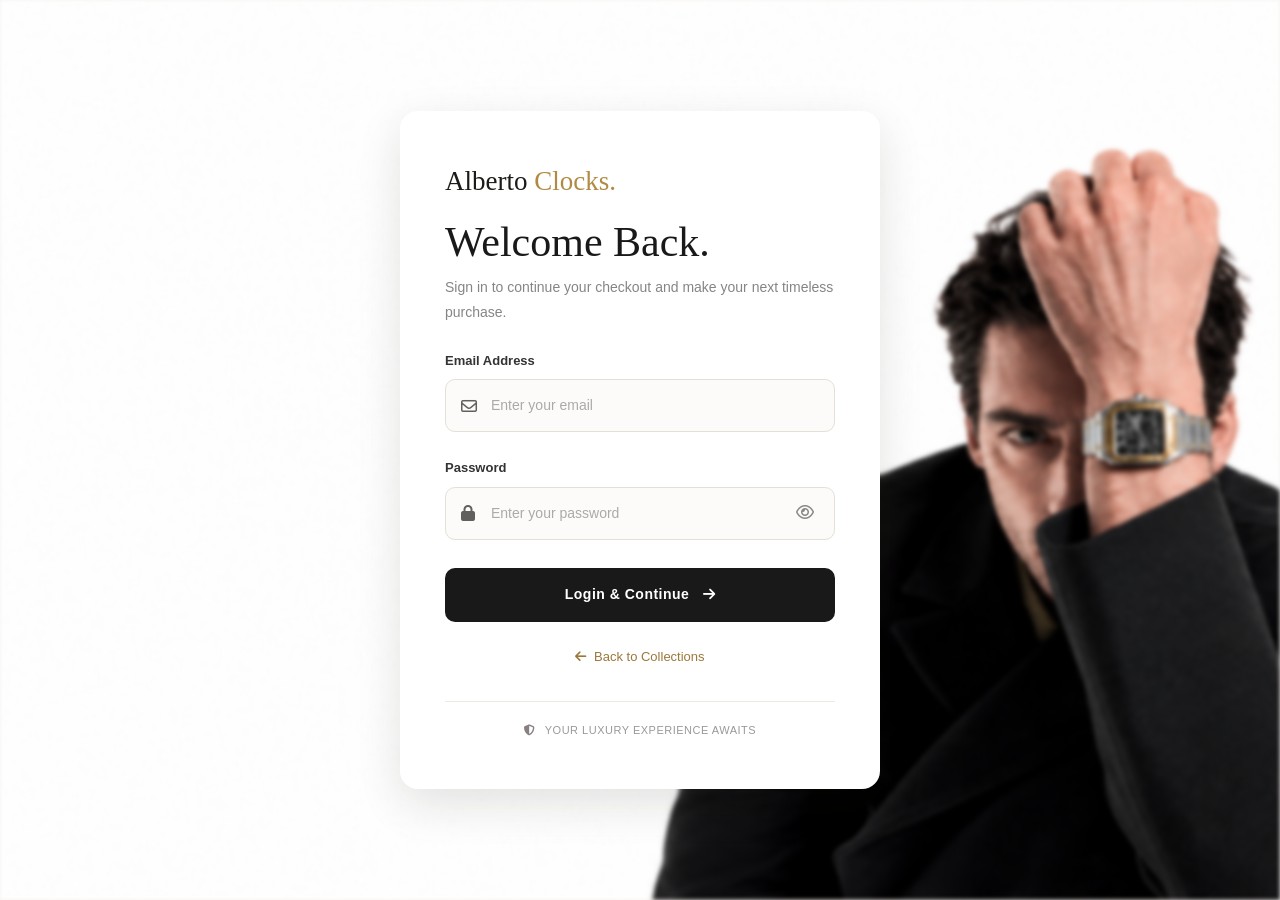
<file: login.html>
﻿
<!DOCTYPE html>
<html lang="en">
<head>
<meta charset="UTF-8">
<meta name="viewport" content="width=device-width, initial-scale=1.0">
<title>Login | Alberto Clocks</title>

<link rel="icon" type="image/x-icon" href="material/logo.png">

<link href="https://cdn.jsdelivr.net/npm/bootstrap@5.3.3/dist/css/bootstrap.min.css" rel="stylesheet">
<link rel="stylesheet" href="https://cdnjs.cloudflare.com/ajax/libs/font-awesome/6.7.2/css/all.min.css">

<link rel="stylesheet" href="style.css">
</head>

<body class="login-page">

<div class="login-card">
 

    <section class="form-panel">

        <div class="logo-text">
            Alberto <span>Clocks.</span>
        </div>

        <h2>Welcome Back.</h2>

        <p class="description">
            Sign in to continue your checkout and make your next
            timeless purchase.
        </p>

        <form id="loginForm">

            <label for="email" class="form-label">Email Address</label>
            <div class="input-box">
                <i class="fa-regular fa-envelope"></i>
                <input type="email" id="email" class="form-control"
                       placeholder="Enter your email" required
                       autocomplete="email">
            </div>

            <label for="password" class="form-label">Password</label>
            <div class="input-box">
                <i class="fa-solid fa-lock"></i>
                <input type="password" id="password" class="form-control"
                       placeholder="Enter your password" required
                       autocomplete="current-password">

                <button type="button" class="password-toggle"
                        id="togglePassword" aria-label="Show password">
                    <i class="fa-regular fa-eye"></i>
                </button>
            </div>

            <button type="submit" class="login-btn">
                Login & Continue
                <i class="fa-solid fa-arrow-right"></i>
            </button>

        </form>

        <a href="collections.html" class="back-link">
            <i class="fa-solid fa-arrow-left me-1"></i>
            Back to Collections
        </a>

        <div class="secure-note">
            <i class="fa-solid fa-shield-halved"></i>
            YOUR LUXURY EXPERIENCE AWAITS
        </div>

    </section>
</div>

<script>
const password = document.getElementById("password");
const toggle = document.getElementById("togglePassword");

toggle.addEventListener("click", function () {
    const show = password.type === "password";

    password.type = show ? "text" : "password";
    toggle.innerHTML = show
        ? '<i class="fa-regular fa-eye-slash"></i>'
        : '<i class="fa-regular fa-eye"></i>';
});

document.getElementById("loginForm").addEventListener("submit", function(e) {
    e.preventDefault();

    // Demo only: credentials are not verified.
    sessionStorage.setItem("albertoLoggedIn", "true");
    window.location.href = "collections.html";
});
</script>

</body>
</html>
</file>
<file: style.css>
/* Shared palette */
:root {
    --brand-gold: #b18a45;
    --brand-gold-light: #d8b66a;
    --brand-gold-dark: #8d672b;
    --brand-wine: #27060b;
    --brand-wine-dark: #21080d;
    --brand-cream: #f8f4eb;
    --brand-ink: #222222;
    --brand-muted: #666666;
    --brand-surface: #fffdf8;
    --brand-border: rgba(111, 83, 47, .16);
    --brand-shadow: 0 14px 36px rgba(44, 30, 18, .08);
    --brand-shadow-raised: 0 20px 40px rgba(44, 30, 18, .13);
}

body.home-page .brand-logo,
body.collections-page .brand-logo {
    object-fit: contain;
    margin-right: 10px;
}

body.collections-page .cart-items-list {
    max-height: 250px;
    overflow-y: auto;
}

body.collections-page .thankyou-content {
    padding: 5px 10px;
}

body.collections-page .thankyou-title {
    font-family: Georgia, serif;
    color: var(--brand-ink);
    font-size: 22px;
    margin-bottom: 12px;
}

body.collections-page .thankyou-message {
    color: var(--brand-muted);
    font-size: 14px;
    line-height: 1.8;
    margin: 0;
}

body.home-page .map-frame {
    border: 0;
}

/* index.html */
body.home-page .navbar {
            margin: 5px;
            padding: 10px 20px;
            border-radius: 50px;
            box-shadow: 0 4px 15px rgba(0, 0, 0, 0.3);
        }

        body.home-page .hero {
           
            height: 100vh;
            background-size: cover;
        }

        body.home-page .navbar-brand {
            color: white;
            margin-right: 1rem !important;
        }

        body.home-page .navbar .nav-link {
            color: rgb(158, 151, 149) !important;
        }

        body.home-page .nav-link:hover {
            color: rgb(44, 47, 234) !important;
        }

        body.home-page {
            font-family: Cambria, Cochin, Georgia, Times, 'Times New Roman', serif;

        }

        body.home-page .fa-brand:hover {
            color: white !important;
        }

        body.home-page {
            /* --wine: #27060b; */
            /* --wine2: #650f1d; */
            /* --ruby: #9e2438; */
            --gold: #dfc792;
            --cream: #f9f9f9;
        }



        body.home-page .hero-content {
            position: absolute;

            top: 50%;
            left: 8%;
            transform: translateY(-45%);
            width: 650px;
            max-width: 80%;
            z-index: 5;
            color: #fff;
        }

        body.home-page .hero-content h1 {
            margin: 0 0 24px;
            font-size: clamp(58px, 7vw, 96px);
            line-height: 0.9;
            font-weight: 800;
            letter-spacing: -4px;
            color: #fff;
            text-shadow: 0 5px 30px rgba(0, 0, 0, 0.35);
        }

        body.home-page .hero-content h1 span {
            color: transparent;
            -webkit-text-stroke: 2px rgba(255, 255, 255, 0.95);
            text-shadow: none;
        }

        body.home-page .hero-content p {
            width: 540px;
            max-width: 100%;
            margin: 0 0 32px;
            color: rgba(141, 135, 135, 0.78);
            font-size: 16px;
            line-height: 1.7;
            text-shadow: 0 2px 12px rgba(0, 0, 0, 0.4);
            font-family: sans-serif;
        }

        body.home-page {
            background-color: #f8f4eb;
            /* fallback color */
            color: #24201d;
            position: relative;
            margin: 0;
            min-height: 100vh;
        }

        /* Creates a separate layer for the background so we can blur only the image */
        body.home-page::before {
            content: "";
            position: fixed;
            top: 0;
            left: 0;
            width: 100%;
            height: 100%;
            background: url('material/site-background.png') no-repeat center center;
            background-size: cover;
            filter: blur(2px);
            /* Fixed: added 'px' unit */
            z-index: -1;
            /* Pushes the background behind all your content */
        }

 body.home-page .navbar-brand span{
    color: #ffbd59 ;
 }

        body.home-page .navbar-brand {
            /* color: var(--gold)  */
            font-weight: 700;
            letter-spacing: .5px;
        }

        body.home-page .navbar-brand:hover {
            color: #fff0c4 !important;
        }

        body.home-page .navbar .nav-link {
            color: #ffbd59 !important;
            margin: 0 5px;
            padding: 9px 13px !important;
            border-radius: 22px;
            transition: .25s ease;
        }

        body.home-page .navbar .nav-link:hover,body.home-page .navbar .nav-link.active {
            color: var(--gold) !important;
            background: rgba(255, 255, 255, .09);
        }



        body.home-page .navbar-toggler-icon {
            filter: invert(1);
        }

        body.home-page .dropdown-menu {
            /* background: #2b080d; */
            border: 1px solid rgba(216, 182, 106, .35);
        }

        body.home-page .dropdown-item {
            color: #f7f5f3;
        }

        body.home-page .dropdown-item:hover {
            background: var(--wine2);
            color: var(--gold);
        }

        body.home-page .navbar form .form-control {
            border-radius: 24px;
            border: 1px solid rgba(216, 182, 106, .5);
        }

        body.home-page .navbar form .btn {
            border-radius: 24px;
            border-color: var(--gold);
            color: var(--gold);
        }

        body.home-page .navbar .form-control {
            min-width: 140px;
            color: #fff;
            background: rgba(255, 255, 255, .07);
            border: 1px solid rgba(216, 182, 106, .5);
            border-radius: 24px;
        }

        body.home-page .navbar .form-control::placeholder {
            color: #d7c6c2;
        }

        body.home-page .navbar .form-control:focus {
            border-color: var(--gold);
            box-shadow: 0 0 0 3px rgba(216, 182, 106, .15);
        }

        body.home-page .navbar form .btn:hover {
            background: var(--gold);
            color: var(--wine);
        }

        body.home-page .hero-img {
            width: 100%;
            height: 600px;
            object-fit: cover;
        }

        body.home-page .carousel-item {
            transition: opacity 1.2s ease-in-out;
        }

        body.home-page .premium {
            width: 100%;
            height: 600px;
            object-fit: cover;
        }

        body.home-page .trending-section {
            /* background: #f5f5f5; */
            padding: 30px 0;
            text-align: center;
        }

        body.home-page .section-subheading {
            color: #d49a59;
            font-size: 14px;
            letter-spacing: 1px;
            margin-bottom: 5px;
        }

        body.home-page .section-heading {
            font-size: 28px;
            margin-bottom: 15px;
            color: #222;
        }

        /* Swiper Container */
        body.home-page .trending-slider {
            width: 100%;
            padding: 20px 0 40px;
        }

        body.home-page .trending-slider .swiper-slide {
            width: 270px;
            height: 330px;
            border-radius: 16px;
            overflow: hidden;
            position: relative;
            background: #ddd;
            box-shadow: 0 8px 20px rgba(0, 0, 0, 0.12);
        }

        body.home-page .trending-slider .swiper-slide img {
            width: 100%;
            height: 100%;
            object-fit: cover;
        }

        /* Slide Overlay Content */
        body.home-page .slide-price {
            position: absolute;
            top: 12px;
            right: 12px;
            padding: 4px 10px;
            border-radius: 12px;
            background: rgba(0, 0, 0, 0.6);
            color: #fff;
            font-size: 13px;
            font-weight: bold;
        }

        body.home-page .slide-info {
            position: absolute;
            bottom: 0;
            left: 0;
            width: 100%;
            padding: 30px 15px 15px;
            color: #fff;
            text-align: left;
            background: linear-gradient(transparent, rgba(0, 0, 0, 0.85));
        }

        body.home-page .slide-info h3 {
            font-size: 18px;
            margin: 0 0 4px;
        }

        body.home-page .slide-info p {
            font-size: 13px;
            color: #ffbd59;
            margin: 0;
        }

        /* Custom Controls Wrapper */
        body.home-page .trending-slider-control {
            display: flex;
            justify-content: center;
            align-items: center;
            gap: 15px;
            margin-top: 10px;
        }

        body.home-page .slider-arrow {
            border: none;
            background: #fff;
            color: #222;
            width: 36px;
            height: 36px;
            border-radius: 50%;
            cursor: pointer;
            font-size: 16px;
            box-shadow: 0 2px 6px rgba(0, 0, 0, 0.15);
            transition: background 0.2s;
        }

        body.home-page .slider-arrow:hover {
            background: #d49a59;
            color: #fff;
        }

        /* Pagination Override */
        body.home-page .trending-slider-control .swiper-pagination {
            position: relative;
            bottom: 0;
            width: auto;
        }

        body.home-page .swiper-pagination-bullet {
            background: #c9a16d;
            opacity: 0.5;
        }

        body.home-page .swiper-pagination-bullet-active {
            background: #d49a59;
            opacity: 1;
        }

        @media (max-width: 600px) {
            body.home-page .trending-slider .swiper-slide {
                width: 220px;
                height: 280px;
            }
        }

        body.home-page h6 {

            /* -webkit-background-clip: text; */
            -webkit-text-fill-color: transparent;
            text-align: center;
            font-size: 40px;
            text-shadow: 0 2px 10px rgba(212, 175, 55, 0.25);
            font-weight: 500;
            letter-spacing: 3px;
        }

        body.home-page .mil {
            list-style: none;
            /* Adds space between the icon and text */

        }





        /* Luxury burgundy + champagne theme */


        body.home-page .hero {
            min-height: 78vh;
            height: auto;
            display: flex;
            flex-direction: column;
            justify-content: center;
            align-items: flex-start;
            padding: clamp(35px, 8vw, 110px) clamp(22px, 8vw, 120px);
            /* background: url(navbar-video.mp4); */
            background-position: center 48%;
            background-size: cover;
            background-repeat: no-repeat;
            background-color: #c3414e;
        }

        body.home-page .hero h1 {
            max-width: 720px;
            font-weight: 800;
            letter-spacing: 2px;
            text-shadow: 0 5px 24px rgba(0, 0, 0, .45);
        }

        body.home-page .hero p {
            max-width: 520px;
            font-size: clamp(1.05rem, 2vw, 1.4rem);
        }

        body.home-page .trending-section {
            /* background: linear-gradient(180deg, #fbf8f1, #f0e9dc); */
            padding: 58px 0;
        }

        body.home-page .section-subheading {
            color: #936c2e;
            font-weight: 700;
            letter-spacing: 3px;
        }

        body.home-page .section-heading {
            font-size: clamp(2rem, 4vw, 2.8rem);
            font-weight: 700;
            color: #2a080d;
        }

        body.home-page h6 {
            /* color: #6a1020; */
            color: var(--wine2) !important;
            -webkit-text-fill-color: var(--wine2) !important;
            font-size: clamp(1.8rem, 4vw, 2.5rem);
            font-weight: 300;
            letter-spacing: 5px;
            margin-top: 28px;
        }

        body.home-page .trending-section hr {
            max-width: 180px;
            margin: 12px auto 20px;
            border: 0;
            height: 2px;
            background: var(--gold);
            opacity: 1;
        }

        body.home-page .trending-slider .swiper-slide {
            border: 1px solid rgba(216, 182, 106, .35);
            box-shadow: 0 14px 32px rgba(39, 6, 11, .16);
            transition: transform .3s, box-shadow .3s;
        }

        body.home-page .trending-slider .swiper-slide:hover {
            box-shadow: 0 18px 38px rgba(39, 6, 11, .3);
        }

        body.home-page .slide-price {
            background: rgba(39, 6, 11, .88);
            color: #f7d98f;
            border: 1px solid rgba(216, 182, 106, .65);
        }

        body.home-page .slide-info {
            padding-top: 45px;
        }

        body.home-page .slide-info p {
            color: #f4ce78;
        }

        body.home-page .slider-arrow {
            background: #2b080d;
            color: var(--gold);
            border: 1px solid var(--gold);
            width: 42px;
            height: 42px;
            transition: .25s;
        }

        body.home-page .slider-arrow:hover {
            background: var(--gold);
            color: #2b080d;
        }



        html {
            scroll-behavior: smooth;
            scroll-padding-top: 90px;
        }

        body.home-page #rolex,body.home-page #omega,body.home-page #casio,body.home-page #g-shock {
            scroll-margin-top: 95px;
        }

        body.home-page .dropdown-item {
            color: #f8f1e4;
            padding: 9px 16px;
        }

        body.home-page .dropdown-item:hover,body.home-page .dropdown-item:focus {
            background: #d8b66a;
            color: #26070b;
        }


        @media (max-width: 767px) {
            body.home-page .hero {
                min-height: 65vh;
                background-position: 60% center;
            }

            body.home-page .hero h1 {
                font-size: clamp(2.2rem, 10vw, 3.7rem);
            }

            body.home-page .navbar-brand {
                font-size: 1.05rem;
            }

            /* 
            footer .row>div {
                margin-bottom: 24px;
            } */
        }

        /* Shared luxury navbar styling */
        body.home-page .luxury-navbar {
            /* position: sticky;
            top: 0;
            z-index: 1050;
            width: 100%; */
            position: fixed !important;
            top: 0;
            left: 0;
            width: 100%;
            z-index: 99999 !important;
            padding: 12px clamp(12px, 3vw, 42px);
            border-bottom: 1px solid rgba(179, 176, 171, 0.55) !important;
            box-shadow: 0 8px 24px rgba(24, 3, 7, .22);

        }

        body.home-page .luxury-navbar .navbar-brand {
            color: white !important;
            font-size: 50px !important;
            font-weight: 700;
            letter-spacing: .5px;
            white-space: nowrap;
        }

        body.home-page .luxury-navbar .navbar-brand:hover {
            color: #fff0c4 !important;
        }

        body.home-page .luxury-navbar .nav-link {
            color:  #ffbd59 !important;
            margin: 0 5px;
            padding: 9px 13px !important;
            border-radius: 22px;
            transition: .25s ease;
            padding-left: 0.5rem !important;
            padding-right: 0.5rem !important;
            white-space: nowrap
        }

        body.home-page .luxury-navbar .nav-link:hover,body.home-page .luxury-navbar .nav-link:focus,body.home-page .luxury-navbar .nav-link.active {
            color: #d8b66a !important;
            background: rgba(255, 255, 255, .09);
        }

        body.home-page .luxury-navbar .navbar-toggler {
            border: 1px solid rgba(216, 182, 106, .7);
        }

        body.home-page .luxury-navbar .navbar-toggler:focus {
            box-shadow: 0 0 0 .2rem rgba(216, 182, 106, .2);
        }

        body.home-page .luxury-navbar .navbar-toggler-icon {
            filter: invert(1);
        }

        body.home-page .luxury-navbar .dropdown-menu {
            background: black;
            border: 1px solid rgba(216, 182, 106, .35);
        }

        body.home-page .luxury-navbar .dropdown-item {
            color: #f8eee8;
            padding: 9px 16px;
        }

        body.home-page .luxury-navbar .dropdown-item:hover,body.home-page .luxury-navbar .dropdown-item:focus {
            background: #d8b66a;
            color: #26070b;
        }

        body.home-page .luxury-navbar .form-control {
            min-width: 140px;
            color: #fff;
            background: rgba(255, 255, 255, .07);
            border: 1px solid rgba(216, 182, 106, .5);
            border-radius: 24px;
        }

        body.home-page .luxury-navbar .form-control::placeholder {
            color: #d7c6c2;
        }

        body.home-page .luxury-navbar .form-control:focus {
            border-color: #d8b66a;
            box-shadow: 0 0 0 3px rgba(216, 182, 106, .15);
        }

        body.home-page .luxury-navbar .navbar-search .btn {
            border-radius: 24px;
            border-color: #d8b66a;
            color: #d8b66a;
        }

        body.home-page .luxury-navbar .navbar-search .btn:hover {
            background: #d8b66a;
            color: #27060b;
        }

        @media (max-width: 991.98px) {
            body.home-page .luxury-navbar .navbar-collapse {
                padding-top: 12px;
            }

            body.home-page .luxury-navbar .navbar-nav {
                align-items: stretch;
            }

            body.home-page .luxury-navbar .navbar-search {
                margin: 10px 0 4px;
            }

            body.home-page .luxury-navbar .navbar-search .form-control {
                flex: 1;
                min-width: 0;
            }
        }

        @media (max-width: 420px) {
            body.home-page .luxury-navbar .navbar-brand {
                font-size: 1rem;
            }

            body.home-page .luxury-navbar .navbar-brand img {
                width: 58px;
            }
        }

        /* Consistent navbar typography across all pages */
        body.home-page .luxury-navbar,body.home-page .luxury-navbar * {
            font-family: Arial, Helvetica, sans-serif !important;
            font-size: 15px !important;
            font-style: normal !important;
            letter-spacing: 0.2px !important;
        }

        body.home-page .luxury-navbar .navbar-brand {
            font-size: 21px !important;
            font-weight: 700 !important;
            letter-spacing: 0.4px !important;
        }

        body.home-page .luxury-navbar .nav-link,body.home-page .luxury-navbar .dropdown-item,body.home-page .luxury-navbar .navbar-search input,body.home-page .luxury-navbar .navbar-search button {
            font-size: 15px !important;
            font-weight: 600 !important;
            text-transform: none !important;
        }

        body.home-page .luxury-navbar .dropdown-item {
            font-weight: 500 !important;
        }

        body.home-page .visitor-counter {
            flex: 0 0 auto;
            margin-left: 16px;
            padding: 8px 13px;
            border: 1px solid rgba(216, 182, 106, .65);
            border-radius: 22px;
            color: #f6e9e5;
            background: rgba(255, 255, 255, .07);
            font: 600 13px/1.2 Arial, Helvetica, sans-serif;
            white-space: nowrap;
        }

        body.home-page .visitor-counter strong {
            color: #d8b66a;
        }

        body.home-page .site-ticker {
            position: fixed;
            z-index: 2000;
            left: 0;
            right: 0;
            bottom: 0;
            height: 38px;
            overflow: hidden;
            display: flex;
            align-items: center;
            color: #f8eee8;
            /* background: linear-gradient(100deg, #160307, #5d0b19 55%, #260308); */
            /* background: linear-gradient(120deg, #060318, #0b555d 55%, #0a0326) !important; */
            background: black;
            /* border-top: 1px solid #d8b66a; */
            font: 600 13px/1.2 Arial, Helvetica, sans-serif;
        }

        body.home-page .site-ticker-track {
            display: inline-flex;
            align-items: center;
            gap: 70px;
            width: max-content;
            white-space: nowrap;
            padding-left: 100%;
            animation: ticker-scroll 28s linear infinite;
        }

        body.home-page .site-ticker:hover .site-ticker-track {
            animation-play-state: paused;
        }

        body.home-page .site-ticker-item {
            display: inline-block;
        }

        @keyframes ticker-scroll {
            from {
                transform: translateX(0);
            }

            to {
                transform: translateX(-100%);
            }
        }

        body.home-page {
            padding-bottom: 48px !important;

        }

        @media (max-width: 991.98px) {
            body.home-page .visitor-counter {
                margin: 10px 0 2px;
                width: fit-content;
            }
        }

        @media (prefers-reduced-motion: reduce) {
            body.home-page .site-ticker-track {
                animation-duration: 90s;
            }
        }

        body.home-page .watch-hero {
            position: relative;
            width: 100%;
            min-height: 78vh;
            height: 100vh;
            overflow: visible;
            isolation: auto;
            background: #200104;
        }

        body.home-page .watch-hero .hero-video {
            position: absolute;
            inset: 0;
            width: 100%;
            height: 100%;
            object-fit: cover;
            z-index: 0;
        }

        body.home-page .watch-hero .video-overlay {
            position: absolute;
            inset: 0;
            z-index: 1;
            pointer-events: none;
            background: linear-gradient(90deg,
                    rgba(18, 2, 5, .72) 0%,
                    rgba(18, 2, 5, .38) 52%,
                    rgba(18, 2, 5, .12) 100%);
        }

        body.home-page .watch-hero .luxury-navbar {

            position: fixed !important;
            top: 0;
            left: 0;
            width: 100%;
            z-index: 9999 !important;

            border: 1px solid rgba(233, 233, 233, 0.55);
            backdrop-filter: blur(12px);
            -webkit-backdrop-filter: blur(12px);
            box-shadow: 0 8px 28px rgba(0, 0, 0, 0.18);
        }

        body.home-page .watch-hero #home.hero {
            position: relative;
            z-index: 2;
            min-height: 100%;
            height: 100%;
            background: transparent !important;
            background-image: none !important;
            padding-top: 150px;
            padding-bottom: 70px;
            justify-content: center;
        }

        body.home-page .watch-hero #home.hero h1,body.home-page .watch-hero #home.hero p {
            position: relative;
            z-index: 2;
        }

        @media (max-width: 991.98px) {
            body.home-page .watch-hero .luxury-navbar {
                position: fixed !important;
                top: 0;
                left: 0;
                width: 100%;
                border-radius: 0;
            }

            body.home-page .watch-hero #home.hero {
                padding-top: 125px;
            }
        }

        @media (max-width: 767px) {
            body.home-page .watch-hero {
                min-height: 70vh;
                height: 85vh;
            }
        }


        /* aboutus */

        body.home-page .aboutus-h {
            text-align: center;
            padding: 70px 20px 40px;
            background: linear-gradient(135deg, #f8f4eb, hsl(0, 0%, 95%));

            /* background-image: linear-gradient(to bottom right, rgb(31, 151, 55), rgb(16, 16, 15)); */

            border-bottom: 1px solid #eeeeee;
        }

        body.home-page .aboutus-h h1 {
            font-size: 2.8rem;
            color: var(--accent-gold);
            margin-bottom: 10px;
        }

        body.home-page .aboutus-h p {
            color: var(--text-muted);
            max-width: 650px;
            margin: 0 auto;
            font-size: 1.05rem;
        }

        /* Brands Grid */
        body.home-page .brands-grid {
            display: grid;
            grid-template-columns: repeat(auto-fit, minmax(280px, 1fr));
            gap: 25px;
            margin: 50px 0;
        }

        /* Brand Cards */
        body.home-page .brand-card {
            background: var(--card-bg);
            border: 1px solid #e0e0e0;
            padding: 30px;
            border-radius: 8px;
            text-align: center;
            box-shadow: 0 4px 15px rgba(0, 0, 0, 0.03);
        }

        body.home-page .brand-card.rolex {
            border-top: 4px solid var(--rolex-green);
        }

        body.home-page .brand-card.omega {
            border-top: 4px solid var(--omega-red);
        }

        body.home-page .brand-card h3 {
            font-size: 1.8rem;
            margin-bottom: 10px;
            color: var(--text-dark);
        }

        body.home-page .brand-card p {
            color: var(--text-muted);
            font-size: 0.95rem;
        }

        /* About Our Store */
        body.home-page .story-box {
            display: flex;
            flex-wrap: wrap;
            gap: 40px;
            align-items: center;
            margin-bottom: 70px;
            background: linear-gradient(135deg, #f8f4eb, hsl(0, 0%, 95%));
            border: 1px solid #e0e0e0;
            padding: 35px;
            border-radius: 10px;
        }

        body.home-page .story-img {
            flex: 1;
            min-width: 280px;
            height: 320px;
            object-fit: cover;
            border-radius: 6px;
            border: 1px solid var(--border-color);
        }

        body.home-page .story-text {
            flex: 1.2;
            min-width: 280px;
        }

        body.home-page .story-text h3 {
            color: var(--wine2);
            font-size: 2rem;
        }

        body.home-page .story-text p {
            color: var(--text-muted);
            margin-bottom: 15px;
        }

        /* Main Sections */
        body.home-page main .section {
            padding: 75px 20px;

        }

        body.home-page .section-inner {
            max-width: 1120px;
            margin: auto;


        }

        body.home-page .section-title {
            text-align: center;
            margin-bottom: 18px;
            color: var(--wine2);
        }

        body.home-page .section-intro {
            text-align: center;
            max-width: 760px;
            margin: 0 auto 42px;
            color: #655d59;
        }

        /* Our Story */
        body.home-page .story-grid {
            display: grid;
            grid-template-columns: 1fr 1fr;
            gap: 42px;
            align-items: center;
        }

        body.home-page .story-image {
            width: 100%;
            min-height: 340px;
            object-fit: cover;
            border-radius: 12px;
            box-shadow: 15px 15px 0 #d8b66a55;
        }

        body.home-page .story-copy h2 {
            color: var(--wine2);
            margin-bottom: 18px;
        }

        body.home-page .story-copy p {
            color: #5e5652;
        }

        /* Values Section */
        body.home-page .values {
            /* background: var(--cream); */
            /* background: linear-gradient(135deg, #f8f4eb, hsl(0, 0%, 95%)); */
            background: white;
            border: 1px solid var(--card-border);
            border-radius: 14px;
            box-shadow: 0 16px 40px rgba(0, 0, 0, 0.22);
        }

        body.home-page .value-grid {
            display: grid;
            grid-template-columns: repeat(3, 1fr);
            gap: 22px;
        }

        body.home-page .value-card {
            background: white;
            border: 1px solid #d8b66a55;
            border-radius: 12px;
            padding: 28px 24px;
            text-align: center;
            box-shadow: 0 10px 25px #21050a0a;
        }

        body.home-page .value-icon {
            font-size: 2rem;
            color: #a47d2e;
            margin-bottom: 12px;
        }

        body.home-page .value-card h3 {
            font-size: 1.15rem;
            color: var(--wine2);
            margin-bottom: 12px;
        }

        body.home-page .value-card p {
            margin: 0;
            color: #655d59;
            font-size: .94rem;
        }

        /* Brand Names */
        body.home-page .brand-strip {
            justify-content: center;
            gap: 8px;
            flex-wrap: wrap;
            margin-top: 28px;
        }

        body.home-page .brand-pill {
            border: 1px solid #d8b66a99;
            border-radius: 30px;
            padding: 10px 24px;
            color: var(--wine2);
            font-weight: 600;
            letter-spacing: 1px;
        }

        /* CTA Section */
        body.home-page .cta {
            /* background: white; */
            color: white;
            text-align: center;
            padding: 58px 20px;
        }

        body.home-page .cta h2 {
            color: var(--wine2);
            margin-bottom: 12px;
        }

        body.home-page .cta p {
            max-width: 650px;
            margin: 0 auto 24px;
            color: #655d59;
        }

        body.home-page .cta a {
            display: inline-block;
            background: var(--gold);
            color: var(--wine);
            font-weight: 700;
            text-decoration: none;
            padding: 12px 25px;
            border-radius: 28px;
        }

        body.home-page .cta a:hover {
            background: #f0d99b;
        }

        /* Responsive */
        @media (max-width: 768px) {
            body.home-page .story-grid {
                grid-template-columns: 1fr;
            }

            body.home-page .story-image {
                min-height: 250px;
            }

            body.home-page .value-grid {
                grid-template-columns: 1fr;
            }

            body.home-page main .section {
                padding: 55px 18px;
            }
        }

        body.home-page {
            --wine: #27060b;
            --wine2: #650f1d;
            --ruby: #9e2438;
            --gold: #d8b66a;
            --cream: #f8f4eb;
            --bg-white: #ffffff;
            --card-bg: #f9f9fb;
            --accent-gold: #b8860b;
            --rolex-green: #006039;
            --omega-red: #c41230;
            --text-dark: #1a1a1a;
            --text-muted: #555555;
            --border-color: rgba(184, 134, 11, 0.25);

        }

        /* contactus/ */

        body.home-page .contact-section {
            width: min(1100px, 100%);
            margin: 0 auto;
            padding-top: 56px;
        }

        /* Main Heading */
        body.home-page .section-heading {
            margin: 0 0 12px;
            color: var(--wine2);
            font-family: 'Cinzel', serif;
            font-size: clamp(1.8rem, 4vw, 2.7rem);
            font-weight: 600;
            text-align: center;
            letter-spacing: 2px;
        }

        /* Intro Paragraph */
        body.home-page .section-intro {
            max-width: 650px;
            margin: 0 auto;
            color: var(--text-muted);
            line-height: 1.8;
            text-align: center;
        }

        /* Gold Divider */
        body.home-page .gold-line {
            width: 76px;
            height: 3px;
            margin: 22px auto 38px;
            border: 0;
            background: var(--accent-gold);
        }

        /* Main Two-Column Layout */
        body.home-page .contact-wrapper {
            display: grid;
            grid-template-columns: repeat(2, minmax(0, 1fr));
            gap: 28px;
            align-items: stretch;
        }

        /* Contact Information and Form Cards */
        body.home-page .contact-info,body.home-page .contact-form {
            min-width: 0;
            padding: clamp(22px, 4vw, 36px);
            background: white;
            border: 1px solid var(--card-border);
            border-radius: 14px;
            box-shadow: 0 16px 40px rgba(0, 0, 0, 0.22);
        }

        /* Card Heading */
        body.home-page .card-heading {
            margin: 0 0 28px;
            color: var(--accent-gold);
            font-family: 'Cinzel', serif;
            font-size: 1.35rem;
            font-weight: 600;
            letter-spacing: 1px;
        }

        /* Contact Information Items */
        body.home-page .info-item {
            display: flex;
            gap: 15px;
            margin-bottom: 26px;
        }

        body.home-page .info-item:last-child {
            margin-bottom: 0;
        }

        /* Contact Item Headings */
        body.home-page .info-item h4 {
            margin: 2px 0 7px;
            color: black;
            font-size: 0.88rem;
            font-weight: 700;
            letter-spacing: 0.7px;
            text-transform: uppercase;
        }

        /* Contact Item Text and Links */
        body.home-page .info-item p,body.home-page .info-item a {
            margin: 0 0 6px;
            color: var(--text-muted);
            font-size: 0.91rem;
            line-height: 1.7;
            overflow-wrap: anywhere;
            text-decoration: none;
            transition: color 0.2s ease;
        }

        body.home-page .info-item a:hover {
            color: var(--accent-gold);
        }

        /* Form Groups */
        body.home-page .form-group {
            margin-bottom: 19px;
        }

        body.home-page .form-group label {
            display: block;
            margin-bottom: 8px;
            color: black;
            font-size: 0.78rem;
            font-weight: 700;
            letter-spacing: 0.8px;
            text-transform: uppercase;
        }

        /* Form Inputs */
        body.home-page .form-group input,body.home-page .form-group select,body.home-page .form-group textarea {
            display: block;
            width: 100%;
            min-width: 0;
            padding: 13px 14px;
            border: 1px solid #45413a;
            border-radius: 7px;
            font: 400 0.92rem 'Montserrat', sans-serif;
            outline: none;
            transition: border-color 0.2s ease,
                box-shadow 0.2s ease;
        }

        body.home-page .form-group input::placeholder,body.home-page .form-group textarea::placeholder {
            color: #817d74;
        }

        body.home-page .form-group select {
            cursor: pointer;
        }

        body.home-page .form-group textarea {
            min-height: 125px;
            resize: vertical;
        }

        /* Input Focus */
        body.home-page .form-group input:focus,body.home-page .form-group select:focus,body.home-page .form-group textarea:focus {
            border-color: var(--accent-gold);
            box-shadow: 0 0 0 3px rgba(212, 175, 55, 0.12);
        }

        /* Submit Button */
        body.home-page .btn-submit {
            width: 100%;
            padding: 15px 18px;
            color: #15120a;
            background: var(--accent-gold);
            border: 1px solid var(--accent-gold);
            border-radius: 7px;
            font: 700 0.86rem 'Cinzel', serif;
            letter-spacing: 1px;
            cursor: pointer;
            transition: background 0.2s ease,
                transform 0.2s ease;
        }

        body.home-page .btn-submit:hover {
            background: var(--accent-gold-hover);
            border-color: var(--accent-gold-hover);
            transform: translateY(-1px);
        }

        /* Form Note */
        body.home-page .form-note {
            margin: 13px 0 0;
            color: var(--text-muted);
            font-size: 0.75rem;
            line-height: 1.6;
            text-align: center;
        }

        /* Responsive Design */
        @media (max-width: 720px) {
            body.home-page .contact-section {
                padding-top: 38px;
            }

            body.home-page .contact-wrapper {
                grid-template-columns: 1fr;
                gap: 20px;
            }

            body.home-page .section-intro {
                font-size: 0.9rem;
            }
        }

        @media (max-width: 380px) {
            body.home-page .info-item {
                gap: 10px;
            }

            body.home-page .info-icon {
                flex-basis: 36px;
                width: 36px;
                height: 36px;
            }
        }


        /* add to cart icon */

        /* heading css */

        body.home-page .section-title {
            text-align: center;
            padding: 35px 15px;
            background: transparent;
        }

        body.home-page .section-title h6 {
            font-size: 12px;
            letter-spacing: 5px;
            color: #777;
            margin-bottom: 15px;
            font-weight: 500;
        }

        body.home-page .section-title h1 {
            font-family: Georgia, serif;
            font-size: clamp(35px, 5vw, 62px);
            font-weight: 500;
            color: #171717;
            letter-spacing: -1.5px;
            margin-bottom: 15px;
        }

        body.home-page .section-title h1 span {
            color: var(--brand-gold);
        }

        body.home-page .section-title p {
            font-size: 15px;
            color: #666;
            letter-spacing: 0.5px;
            margin: 0;
        }


        body.home-page .cart-btn {
            background-color: #1a1a1a;
            color: #c5a059;
            border: 1px solid #c5a059;
            padding: 8px 16px;
            border-radius: 20px;
            font-weight: 500;

            /* Alignment Fixes */
            display: inline-flex !important;
            align-items: center !important;
            justify-content: center !important;
            gap: 8px;
            white-space: nowrap;
            line-height: 1;
        }

        body.home-page .cart-btn span {
            display: inline-flex;
            align-items: center;
            line-height: 1;
        }

        body.home-page .cart-btn .badge {
            font-size: 0.85rem;
            padding: 4px 8px;
            border-radius: 12px;
            line-height: 1;
        }


        body.home-page .btn-dark-gold {
            background-color: #1a1a1a;
            color: #fff;
            border: none;
            border-radius: 6px;
            padding: 0.5rem 1.2rem;
            font-weight: 500;
            transition: background-color 0.2s ease;
        }

        body.home-page .btn-dark-gold:hover {
            background-color: #c5a059;
            color: #1a1a1a;
        }

        /* add to cart */

        body.home-page h1,body.home-page .card-title,body.home-page .modal-title {
            font-family: 'Playfair Display', serif;
        }

        body.home-page .card {
            border: 1px solid rgba(0, 0, 0, 0.1);
            border-radius: 12px;
            overflow: hidden;
            transition: transform 0.3s ease, box-shadow 0.3s ease;
            background: #ffffff;
            box-shadow: 0 2px 8px rgba(0, 0, 0, 0.05);
        }

        body.home-page .card:hover {
            transform: translateY(-5px);
            box-shadow: 0 10px 20px rgba(0, 0, 0, 0.1);
        }

        body.home-page .card-img-top {
            height: 250px;
            object-fit: cover;
            background-color: #f1f1f1;
        }

        body.home-page .product-price {
            font-family: 'Playfair Display', serif;
            color: #c5a059;
            font-size: 1.15rem;
            font-weight: 600;
        }

        /* Luxury Modal Upgrades */
        body.home-page .modal-content {
            border-radius: 15px;
            border: 1px solid #c5a059;
        }

        body.home-page .modal-header {
            background-color: #1a1a1a;
            color: #fff;
            border-top-left-radius: 14px;
            border-top-right-radius: 14px;
        }

        body.home-page .modal-header .btn-close {
            filter: invert(1) grayscale(100%) brightness(200%);
        }


        body.home-page .alberto-mini {
            text-align: center;
            padding: 18px 15px;
            background: transparent;
        }

        body.home-page .alberto-mini span {
            font-size: 9px;
            letter-spacing: 3px;
            color: var(--brand-gold);
        }

        body.home-page .alberto-mini h2 {
            font-family: Georgia, serif;
            font-size: clamp(22px, 3vw, 30px);
            font-weight: 500;
            color: #222;
            margin: 7px 0;
        }

        body.home-page .alberto-mini h2 strong {
            color: var(--brand-gold);
            font-weight: 500;
        }

        body.home-page .alberto-mini p {
            max-width: 480px;
            margin: 0 auto 10px;
            font-size: 12px;
            line-height: 1.7;
            color: #666;
        }

        body.home-page .alberto-mini a {
            font-size: 11px;
            color: #222;
            text-decoration: none;
            border-bottom: 1px solid var(--brand-gold);
            padding-bottom: 3px;
            transition: 0.3s;
        }

        body.home-page .alberto-mini a:hover {
            color: var(--brand-gold);
        }

        @media (max-width: 576px) {
            body.home-page .alberto-mini {
                padding: 15px 12px;
            }
        }





        /* ===== RESPONSIVE FIXES ===== */

        body.home-page * {
            box-sizing: border-box;
        }

        html,body.home-page {
            width: 100%;
            max-width: 100%;
            overflow-x: hidden;
        }

        body.home-page img,body.home-page video,body.home-page iframe {
            max-width: 100%;
        }

        /* Tablet and mobile */
        @media (max-width: 991.98px) {
            body.home-page .luxury-navbar .navbar-collapse {
                text-align: center;
            }

            body.home-page .luxury-navbar .navbar-nav {
                align-items: center;
                gap: 8px;
            }

            body.home-page .luxury-navbar .navbar-brand {
                max-width: 80%;
                font-size: clamp(18px, 4vw, 24px);
            }
        }

        /* Mobile phones */
        @media (max-width: 767.98px) {
            body.home-page .watch-hero {
                min-height: 450px;
                height: auto;
            }

            body.home-page .watch-hero h1 {
                font-size: clamp(28px, 7vw, 44px);
                line-height: 1.2;
            }

            body.home-page .watch-hero p {
                font-size: 14px;
                line-height: 1.7;
            }

            body.home-page .container,body.home-page .container-fluid {
                max-width: 100%;
            }

            body.home-page .row {
                margin-left: 0;
                margin-right: 0;
            }

            body.home-page .card {
                max-width: 100%;
            }

            body.home-page .card-img-top {
                width: 100%;
                height: auto;
                object-fit: contain;
            }
        }

        /* Small phones */
        @media (max-width: 420px) {
            body.home-page .luxury-navbar .navbar-brand {
                font-size: 16px;
            }

            body.home-page .watch-hero h1 {
                font-size: 28px;
            }

            body.home-page .watch-hero p {
                font-size: 13px;
            }
        }


        /* MAIN FOOTER */
        body.home-page .alberto-footer {
            background: #080808;
            color: #f5f5f5;
            width: 100%;
            padding: 55px 0 25px;
            font-family: Arial, sans-serif;
            overflow: hidden;
            box-sizing: border-box;
            width: 100%;
            margin: 0;
            padding-left: 0;
            padding-right: 0;
            font-family: 'Playfair Display', serif;

        }

        body.home-page .alberto-footer * {
            box-sizing: border-box;
        }

        /* MAIN COLUMNS */
        body.home-page .footer-content {
            /* max-width: 1500px;
            margin: auto;
            padding: 0 6%;
            display: grid;
            grid-template-columns: 1.5fr 1.1fr 1.2fr 1fr;
            gap: 40px;
            padding-bottom: 65px; */
            width: 100%;
            max-width: none;
            margin: 0;
            padding: 0 3% 65px;
            display: grid;
            grid-template-columns: 1.5fr 1.1fr 1.2fr 1fr;
            gap: 30px;
        }

        /* PURPLE LINES */
        body.home-page .footer-line {
            display: block;
            width: 48px;
            height: 4px;
            background: var(--brand-gold);
            margin-bottom: 18px;
        }

        /* LEFT HEADING */
        body.home-page .footer-news h2 {
            font-size: clamp(27px, 2.5vw, 36px);
            font-weight: 700;
            line-height: 1.2;
            margin: 0 0 15px;
            color: #fff;
        }

        body.home-page .footer-news h2 span {
            /* color: #a855f7; */
            color: var(--brand-gold);
        }

        body.home-page .footer-news p {
            color: #c8c8c8;
            font-size: 14px;
            line-height: 1.9;
            margin: 0;
            max-width: 330px;
        }

        /* COLUMN HEADINGS */
        body.home-page .footer-column h3 {
            font-size: 16px;
            font-weight: 700;
            color: #fff;
            margin: 0 0 25px;
        }

        body.home-page .footer-column a {
            /* display: block; */
            width: fit-content;
            color: #c8c8c8;
            text-decoration: none;
            font-size: 14px;
            line-height: 1.9;
            overflow-wrap: anywhere;
            transition: color .3s;
        }

        body.home-page .footer-column a:hover {
            color: var(--brand-gold);
        }

        body.home-page .footer-column p {
            color: #c8c8c8;
            font-size: 14px;
            line-height: 1.8;
            margin: 5px 0;
        }

        body.home-page .footer-purple {
            color: var(--brand-gold);
            font-size: 14px;
        }

        /* SOCIAL LINKS */
        body.home-page .footer-follow {
            display: flex;
            align-items: center;
            gap: 13px;
            flex-wrap: wrap;
            margin-top: 25px;
        }

        body.home-page .footer-follow strong {
            font-size: 13px;
            color: #fff;
        }

        body.home-page .footer-follow a {
            color: #fff;
            font-size: 19px;
            text-decoration: none;
            transition: .3s;
        }

        body.home-page .footer-follow a:hover {
            color: var(--brand-gold);
            transform: translateY(-3px);
        }

        /* CONTACT SPACING */
        body.home-page .footer-details {
            margin-top: 23px;
        }

        /* BOTTOM AREA */
        body.home-page .footer-bottom {
            width: 100%;
            max-width: none;
            margin: 0;
            padding: 25px 3% 0;
            border-top: 1px solid #242424;
            display: grid;
            grid-template-columns: 1fr 2fr 1fr;
            gap: 25px;
            align-items: center;
        }

        /* TRUST ICON */

        body.home-page .footer-trust {
            display: flex;
            align-items: center;
            gap: 12px;
            color: #fff;
            font-size: 15px;
            font-weight: bold;
            line-height: 1.6;
        }

        body.home-page .footer-trust img {
            width: 55px;
            height: 45px;
            object-fit: contain;
        }

        /* COPYRIGHT */
        body.home-page .footer-legal {
            text-align: center;
            font-size: 12px;
            color: #bdbdbd;
            line-height: 1.8;
        }

        body.home-page .footer-legal p {
            margin: 4px 0;
        }

        body.home-page .footer-flags {
            display: flex;
            justify-content: center;
            align-items: center;
            flex-wrap: wrap;
            gap: 8px;
            margin: 12px 0;
        }

        body.home-page .footer-flags img {
            display: block;
            width: 25px;
            height: 17px;
            object-fit: cover;
        }

        body.home-page .footer-copyright {
            padding-top: 5px;
        }

        /* PAYMENT ICONS */
        body.home-page .footer-payments {
            display: flex;
            justify-content: flex-end;
            align-items: center;
            gap: 18px;
        }

        body.home-page .visa {
            background-color: #080808;
            font-size: 23px;
            font-weight: 900;
            font-style: italic;
        }

        body.home-page .mastercard {
            /* color: #f79e1b; */
            font-size: 30px;
        }

        body.home-page .paypal {
            color: #fff;
            font-size: 28px;
        }

        /* TABLET RESPONSIVE */
        @media (max-width: 1000px) {
            body.home-page .footer-content {
                grid-template-columns: repeat(2, minmax(0, 1fr));
                gap: 40px;
            }

            body.home-page .footer-bottom {
                grid-template-columns: 1fr 2fr;
            }

            body.home-page .footer-payments {
                grid-column: 1 / -1;
                justify-content: center;
                padding-bottom: 10px;
            }
        }

        /* MOBILE RESPONSIVE */
        @media (max-width: 576px) {
            body.home-page .alberto-footer {
                padding-top: 40px;
            }

            body.home-page .footer-content {
                grid-template-columns: 1fr;
                gap: 35px;
                padding: 0 25px 40px;
            }

            body.home-page .footer-news h2 {
                font-size: 30px;
            }

            body.home-page .footer-news p {
                max-width: 100%;
            }

            body.home-page .footer-column h3 {
                margin-bottom: 15px;
            }

            body.home-page .footer-bottom {
                grid-template-columns: 1fr;
                justify-items: center;
                gap: 25px;
                padding: 25px 20px 0;
            }

            body.home-page .footer-trust {
                justify-content: center;
            }

            body.home-page .footer-legal {
                order: 2;
            }

            body.home-page .footer-payments {
                grid-column: auto;
                justify-content: center;
            }
        }



        /* fix FOOTER TO FULL SCREEN WIDTH */
        body.home-page footer.alberto-footer {
            width: 100vw !important;
            max-width: none !important;
            margin-left: calc(50% - 50vw) !important;
            margin-right: 0 !important;
            position: relative;
            left: 0;
            right: 0;
            box-sizing: border-box;
        }

        body.home-page footer.alberto-footer .footer-content,body.home-page footer.alberto-footer .footer-bottom {
            width: 100% !important;
            max-width: none !important;
            margin-left: 0 !important;
            margin-right: 0 !important;
            box-sizing: border-box;
        }

        body.home-page footer.alberto-footer .footer-content {
            padding-left: 3% !important;
            padding-right: 3% !important;
        }

        body.home-page footer.alberto-footer .footer-bottom {
            padding-left: 3% !important;
            padding-right: 3% !important;
        }



        /* .full-width-map {
            width: 100%;
            margin: 0;
            padding: 0;
            line-height: 0;
           

        }

        .full-width-map iframe {
            display: block;
            width: 100%;
            height: 200px;
            border: none;
        } */


        /* Full Width Map Fix */
        body.home-page .full-width-map {
            width: 100vw !important;
            max-width: none !important;
            margin-left: calc(50% - 50vw) !important;
            margin-right: 0 !important;
            padding: 0 !important;
            position: relative;
            box-sizing: border-box;
            /* align-content: center; */
            /* display: flex;
            align-items: center; */
        }

        body.home-page .full-width-map iframe {
            display: block;
            border-radius: 25px !important;
            width: 85% !important;
            height: 285px;
            border: 0;
            margin: auto;
        }

        /* Remove unwanted page side spacing */
        html,body.home-page {
            margin: 0;
            padding: 0;
            overflow-x: clip;
        }


        body.home-page .faq_body {
      margin: 0;
      background:
        radial-gradient(ellipse at 8% 0%, rgba(178, 138, 69, .10), transparent 34%),
        var(--faq-bg);
      color: var(--faq-ink);
      font-family: "DM Sans", Arial, sans-serif;
      line-height: 1.65;
    }


         body.home-page .faq-section {
      padding: clamp(58px, 8vw, 100px) 18px;
    }

    body.home-page .faq-wrap {
      width: min(100%, 900px);
      margin: 0 auto;
    }

    body.home-page .faq-eyebrow {
      display: inline-flex;
      align-items: center;
      gap: 10px;
      margin-bottom: 14px;
      color: var(--faq-gold-dark);
      font-size: .76rem;
      font-weight: 700;
      letter-spacing: .2em;
      text-transform: uppercase;
    }

    body.home-page .faq-eyebrow::before,body.home-page .faq-eyebrow::after {
      width: 28px;
      height: 1px;
      background: var(--faq-gold);
      content: "";
    }

    body.home-page .faq-heading {
      margin: 0;
      color: var(--faq-dark);
      font-family: "Playfair Display", Georgia, serif;
      font-size: clamp(2.25rem, 5vw, 3.5rem);
      font-weight: 600;
      line-height: 1.15;
    }

    body.home-page .faq-intro {
      max-width: 610px;
      margin: 18px auto 38px;
      color: var(--faq-muted);
      font-size: 1rem;
    }

    body.home-page .faq-rule {
      width: 64px;
      height: 3px;
      margin: 22px auto 0;
      border: 0;
      background: var(--faq-gold);
      opacity: 1;
    }

    body.home-page .faq-accordion {
      --bs-accordion-bg: transparent;
      --bs-accordion-border-color: transparent;
      --bs-accordion-btn-focus-box-shadow: 0 0 0 .2rem rgba(178, 138, 69, .16);
      --bs-accordion-active-bg: var(--faq-card);
      --bs-accordion-active-color: var(--faq-dark);
      margin-top: 38px;
    }

    body.home-page .faq-accordion .accordion-item {
      overflow: hidden;
      margin-bottom: 13px;
      border: 1px solid var(--faq-line);
      border-radius: 13px;
      background: var(--faq-card);
      box-shadow: 0 5px 18px rgba(38, 31, 19, .035);
    }

    body.home-page .faq-accordion .accordion-button {
      gap: 16px;
      padding: 21px 23px;
      color: var(--faq-ink);
      background: var(--faq-card);
      font-size: 1rem;
      font-weight: 600;
      line-height: 1.5;
      box-shadow: none;
    }

    body.home-page .faq-accordion .accordion-button:not(.collapsed) {
      color: var(--faq-dark);
      background: var(--faq-card);
    }

    body.home-page .faq-accordion .accordion-button::after {
      flex-shrink: 0;
      width: 13px;
      height: 13px;
      background-size: 13px;
      filter: sepia(1) saturate(1.6) hue-rotate(350deg);
    }

    body.home-page .faq-number {
      display: inline-grid;
      flex: 0 0 32px;
      width: 32px;
      height: 32px;
      place-items: center;
      border: 1px solid rgba(178, 138, 69, .45);
      border-radius: 50%;
      color: var(--faq-gold-dark);
      font-size: .75rem;
      font-weight: 700;
    }

    body.home-page .faq-accordion .accordion-body {
      padding: 0 24px 23px 71px;
      color: var(--faq-muted);
      font-size: .95rem;
    }

    body.home-page .faq-accordion .accordion-body a {
      color: var(--faq-gold-dark);
      font-weight: 600;
      text-underline-offset: 3px;
    }

    body.home-page .faq-contact {
      margin-top: 34px;
      padding: 26px 24px;
      border: 1px solid rgba(178, 138, 69, .35);
      border-radius: 14px;
      background: rgba(255, 253, 249, .75);
      text-align: center;
    }

    body.home-page .faq-contact h2 {
      margin: 0 0 8px;
      font-family: "Playfair Display", Georgia, serif;
      font-size: 1.55rem;
    }

    body.home-page .faq-contact p {
      margin: 0;
      color: var(--faq-muted);
    }

    body.home-page .faq-contact .faq-contact-note {
      margin-top: 8px;
      font-size: .85rem;
    }

    @media (max-width: 575.98px) {
      body.home-page .faq-section { padding: 52px 14px; }
      body.home-page .faq-intro { margin-bottom: 28px; }
      body.home-page .faq-accordion .accordion-button { padding: 17px 15px; gap: 12px; font-size: .94rem; }
      body.home-page .faq-number { flex-basis: 29px; width: 29px; height: 29px; }
      body.home-page .faq-accordion .accordion-body { padding: 0 17px 20px 56px; font-size: .91rem; }
      body.home-page .faq-contact { padding: 23px 17px; }
    }

    body.home-page {
        --gold: #d8b66a;
        --cream: #f7f3eb;
        --wine: #21080d;
    }

    body.home-page .watch-hero {
        min-height: 680px;
        height: min(100vh, 920px);
        height: min(100svh, 920px);
        background: #18090b url("material/watch-collection-artwork.png") center 42% / cover no-repeat;
    }

    body.home-page .watch-hero .hero-video {
        object-position: center 42%;
    }

    body.home-page .watch-hero .video-overlay {
        background:
            linear-gradient(90deg, rgba(18, 5, 8, .82) 0%, rgba(18, 5, 8, .62) 39%, rgba(18, 5, 8, .12) 100%),
            linear-gradient(0deg, rgba(18, 5, 8, .36), transparent 42%);
    }

    body.home-page .watch-hero .luxury-navbar {
        top: 12px;
        left: 50%;
        width: calc(100% - clamp(24px, 4vw, 64px));
        max-width: 1560px;
        padding: 8px clamp(14px, 2vw, 28px);
        transform: translateX(-50%);
        border: 1px solid rgba(238, 216, 174, .34);
        border-radius: 999px;
        background: rgba(24, 8, 11, .74);
        backdrop-filter: blur(16px);
        -webkit-backdrop-filter: blur(16px);
        box-shadow: 0 14px 42px rgba(8, 3, 4, .24);
    }

    body.home-page .luxury-navbar .navbar-brand {
        gap: 8px;
    }

    body.home-page .luxury-navbar .navbar-brand img {
        width: 58px;
        height: 42px;
        margin-right: 2px !important;
        object-fit: contain;
    }

    body.home-page .luxury-navbar .nav-link {
        color: #f3e4c5 !important;
        padding: 10px 13px !important;
        transition: color .2s ease, background-color .2s ease, transform .2s ease;
    }

    body.home-page .luxury-navbar .nav-link:hover,body.home-page .luxury-navbar .nav-link:focus,body.home-page .luxury-navbar .nav-link.active {
        color: #f3cc7b !important;
        background: rgba(216, 182, 106, .12);
        transform: translateY(-1px);
    }

    body.home-page .hero-content {
        top: 52%;
        left: clamp(24px, 8vw, 120px);
        width: min(680px, 82%);
        transform: translateY(-42%);
    }

    body.home-page .hero-content h1 {
        margin-bottom: 22px;
        font-family: "Playfair Display", Georgia, serif;
        font-size: clamp(3.5rem, 8vw, 7rem);
        line-height: .94;
        letter-spacing: -.045em;
        font-weight: 700;
    }

    body.home-page .hero-content h1 span {
        -webkit-text-stroke: 1.5px rgba(255, 244, 222, .92);
    }

    body.home-page .hero-content p {
        max-width: 470px;
        color: rgba(255, 248, 238, .84);
        font-size: clamp(1rem, 1.4vw, 1.12rem);
        line-height: 1.8;
    }

    body.home-page .trending-section {
        padding: clamp(64px, 8vw, 104px) 0;
        background: var(--cream);
    }

    body.home-page .section-subheading {
        color: #8d672b;
        font-size: .76rem;
        letter-spacing: .28em;
    }

    body.home-page .section-heading {
        margin-bottom: 30px;
        color: #271116;
        font-family: "Playfair Display", Georgia, serif;
        font-size: clamp(2.2rem, 4.5vw, 3.5rem);
        font-weight: 500;
        letter-spacing: -.035em;
    }

    body.home-page .trending-slider .swiper-slide {
        border: 1px solid rgba(113, 82, 37, .22);
        border-radius: 18px;
        box-shadow: 0 12px 30px rgba(35, 18, 14, .12);
        transition: transform .3s ease, box-shadow .3s ease;
    }

    body.home-page .trending-slider .swiper-slide img {
        transition: transform .65s cubic-bezier(.2, .7, .2, 1);
    }

    body.home-page .trending-slider .swiper-slide:hover {
        transform: translateY(-6px);
        box-shadow: 0 22px 42px rgba(35, 18, 14, .2);
    }

    body.home-page .trending-slider .swiper-slide:hover img {
        transform: scale(1.045);
    }

    body.home-page .slide-info {
        padding: 56px 18px 18px;
        background: linear-gradient(transparent, rgba(16, 8, 7, .92));
    }

    body.home-page .slide-info h3 {
        font-family: "Playfair Display", Georgia, serif;
        font-size: 1.15rem;
    }

    body.home-page .slide-price {
        padding: 7px 12px;
        border-radius: 999px;
        backdrop-filter: blur(8px);
    }

    body.home-page .aboutus-h {
        padding: clamp(64px, 8vw, 100px) 20px 48px;
        background: linear-gradient(135deg, #f7f3eb, #fffdf8);
        border: 0;
    }

    body.home-page .aboutus-h h1 {
        color: #241015;
        font-family: "Playfair Display", Georgia, serif;
        font-size: clamp(2rem, 4.2vw, 3.25rem);
        font-weight: 500;
        letter-spacing: -.035em;
    }

    body.home-page .aboutus-h p {
        color: #6b6258;
        line-height: 1.8;
    }

    body.home-page .brands-grid {
        gap: 22px;
        margin: 34px 0;
    }

    body.home-page .brand-card,body.home-page .story-box,body.home-page .values {
        border: 1px solid rgba(111, 83, 47, .16);
        border-radius: 18px;
        box-shadow: 0 14px 36px rgba(44, 30, 18, .08);
    }

    body.home-page .brand-card {
        padding: 32px;
        background: rgba(255, 253, 248, .94);
        transition: transform .25s ease, box-shadow .25s ease;
    }

    body.home-page .brand-card:hover {
        transform: translateY(-4px);
        box-shadow: 0 20px 40px rgba(44, 30, 18, .13);
    }

    body.home-page .brand-card p,body.home-page .story-text p {
        line-height: 1.8;
    }

    body.home-page .story-box {
        gap: clamp(24px, 4vw, 48px);
        margin-bottom: 56px;
        padding: clamp(20px, 4vw, 40px);
        background: #fffdf8;
    }

    body.home-page .story-img {
        min-height: 300px;
        border-radius: 12px;
    }

    @media (max-width: 991.98px) {
        body.home-page .watch-hero .luxury-navbar {
            top: 0;
            width: 100%;
            max-width: none;
            padding: 8px 16px;
            border-radius: 0;
        }

        body.home-page .watch-hero .luxury-navbar .navbar-collapse {
            margin-top: 8px;
            padding: 10px 14px 14px;
            border: 1px solid rgba(238, 216, 174, .16);
            border-radius: 16px;
            background: rgba(24, 8, 11, .96);
        }

        body.home-page .hero-content {
            width: min(680px, 86%);
        }
    }

    @media (max-width: 767.98px) {
        body.home-page .watch-hero {
            min-height: 620px;
            height: 82svh;
            max-height: 780px;
            background-position: 58% center;
        }

        body.home-page .watch-hero .video-overlay {
            background: linear-gradient(90deg, rgba(18, 5, 8, .78), rgba(18, 5, 8, .34)),
                linear-gradient(0deg, rgba(18, 5, 8, .28), transparent 48%);
        }

        body.home-page .hero-content {
            top: 55%;
            left: 24px;
            width: calc(100% - 48px);
            max-width: 560px;
            transform: translateY(-35%);
        }

        body.home-page .hero-content h1 {
            font-size: clamp(3.25rem, 12vw, 5.2rem);
            letter-spacing: -.05em;
        }

        body.home-page .hero-content h1 span {
            -webkit-text-stroke-width: 1px;
        }

        body.home-page .hero-content p {
            width: 100%;
            max-width: 100%;
        }

        body.home-page .trending-slider .swiper-slide {
            width: min(78vw, 290px);
            height: 350px;
        }
    }

    @media (max-width: 420px) {
        body.home-page .luxury-navbar .navbar-brand img {
            width: 48px;
        }

        body.home-page .luxury-navbar .navbar-brand {
            font-size: 18px !important;
        }

        body.home-page .hero-content {
            left: 20px;
            width: calc(100% - 40px);
        }

        body.home-page .story-box {
            padding: 18px;
        }
    }

    @media (prefers-reduced-motion: reduce) {
        body.home-page .trending-slider .swiper-slide,body.home-page .trending-slider .swiper-slide img,body.home-page .brand-card {
            transition: none;
        }
    }

/* collections.html */
body.collections-page::before {
            content: "";
            position: fixed;
            top: 0;
            left: 0;
            width: 100%;
            height: 100%;
            background: url('material/site-background.png') no-repeat center center;
            background-size: cover;
            filter: blur(2px);
            /* Fixed: added 'px' unit */
            z-index: -1;
            /* Pushes the background behind all your content */
        }

        body.collections-page {
            --wine: #27060b;
            --wine2: #650f1d;
            --ruby: #9e2438;
            --gold: #d8b66a;
            --cream: #f8f4eb;
            --bg-white: #ffffff;
            --card-bg: #f9f9fb;
            --accent-gold: #b8860b;
            --rolex-green: #006039;
            --omega-red: #c41230;
            --text-dark: #1a1a1a;
            --text-muted: #555555;
            --border-color: rgba(184, 134, 11, 0.25);

        }

        body.collections-page h6 {
            /* color: #6a1020; */
            color: var(--w ine2) !important;
            -webkit-text-fill-color: var(--wine2) !important;
            font-size: clamp(1.8rem, 4vw, 2.5rem);
            font-weight: 300;
            letter-spacing: 5px;
            margin-top: 28px;
        }

        body.collections-page .navbar {
            /* background: linear-gradient(135deg, #ccc7b1, #F2F2F2) !important;   */
            /* background: linear-gradient(190deg, #2e3440 , #d8dee9 , #4c566a , #eceff4 , #2e3440);
            -webkit-background-clip: padding-box; */
            /* background: linear-gradient(135deg, #f3e7c4 0%, #d4af37 40%, #aa7c11 75%, #e6ca65 100%);  */

            /* 70% */
            /* background: linear-gradient(145deg, #a71d31 0%, #630a12 40%, #200104 85%, #b8263a 100%); */
            /* 60%  */
            /* background: linear-gradient(45deg, #120103 0%, #4a050d 35%, #931a25 55%, #bdc3c7 75%, #2c3e50 100%); */
            /* 55% */
            /* background: linear-gradient(135deg, #160103 0%, #52040c 30%, #9e1022 50%, #420208 75%, #0d0001 100%); */
            margin: 5px;
            padding: 10px 20px;
            border-radius: 50px;
            box-shadow: 0 4px 15px rgba(0, 0, 0, 0.3);
            /* position: relative !important; */

        }

        /* Navbar Main Container Style */
        body.collections-page .luxury-navbar {
            position: fixed !important;
            top: 0;
            left: 0;
            width: 100%;
            z-index: 99999 !important;
            padding: 12px clamp(12px, 3vw, 42px);
            border-bottom: 1px solid rgba(179, 176, 171, 0.55) !important;
            box-shadow: 0 8px 24px rgba(24, 3, 7, .22);
            border: 1px solid rgba(233, 233, 233, 0.55);
            backdrop-filter: blur(12px);
            -webkit-backdrop-filter: blur(12px);
        }

        /* Navbar Brand / Logo Styling */
        body.collections-page .luxury-navbar .navbar-brand {
            color: rgb(5, 4, 4) !important;
            font-size: 21px !important;
            font-weight: 700 !important;
            letter-spacing: 0.4px !important;
            white-space: nowrap;
        }

        body.collections-page .luxury-navbar .navbar-brand:hover {
            color: #fff0c4 !important;
        }

        /* Navbar Links Style */
        body.collections-page .luxury-navbar .nav-link {
            color:#000000 !important;
            margin: 0 5px;
            padding: 9px 13px !important;
            border-radius: 22px;
            transition: .25s ease;
            padding-left: 0.5rem !important;
            padding-right: 0.5rem !important;
            white-space: nowrap;
        }

        body.collections-page .luxury-navbar .nav-link:hover,body.collections-page .luxury-navbar .nav-link:focus,body.collections-page .luxury-navbar .nav-link.active {
            color: #0a0a09 !important;
            background: rgba(255, 255, 255, .09);
        }

        /* Navbar Toggler Button Style */
        body.collections-page .luxury-navbar .navbar-toggler {
            border: 1px solid rgba(216, 182, 106, .7);
        }

        body.collections-page .luxury-navbar .navbar-toggler:focus {
            box-shadow: 0 0 0 .2rem rgba(216, 182, 106, .2);
        }

        body.collections-page .luxury-navbar .navbar-toggler-icon {
            filter: invert(1);
        }

        /* Navbar Dropdown Menu Style */
        body.collections-page .luxury-navbar .dropdown-menu {
            background: black;
            border: 1px solid rgba(216, 182, 106, .35);
        }

        body.collections-page .luxury-navbar .dropdown-item {
            color: #f8eee8;
            padding: 9px 16px;
            font-weight: 500 !important;
        }

        body.collections-page .luxury-navbar .dropdown-item:hover,body.collections-page .luxury-navbar .dropdown-item:focus {
            background: #d8b66a;
            color: #26070b;
        }

        /* Navbar Search Input & Form Style */
        body.collections-page .luxury-navbar .form-control {
            min-width: 140px;
            color: #fff;
            background: rgba(255, 255, 255, .07);
            border: 1px solid rgba(216, 182, 106, .5);
            border-radius: 24px;
        }

        body.collections-page .luxury-navbar .form-control::placeholder {
            color: #d7c6c2;
        }

        body.collections-page .luxury-navbar .form-control:focus {
            border-color: #d8b66a;
            box-shadow: 0 0 0 3px rgba(216, 182, 106, .15);
        }

        body.collections-page .luxury-navbar .navbar-search .btn {
            border-radius: 24px;
            border-color: #d8b66a;
            color: #d8b66a;
        }

        body.collections-page .luxury-navbar .navbar-search .btn:hover {
            background: #d8b66a;
            color: #27060b;
        }

        /* Navbar Typography Consistency */
        body.collections-page .luxury-navbar,body.collections-page .luxury-navbar * {
            font-family: Arial, Helvetica, sans-serif !important;
            font-size: 15px !important;
            font-style: normal !important;
            letter-spacing: 0.2px !important;
        }

        body.collections-page .luxury-navbar .nav-link,body.collections-page .luxury-navbar .dropdown-item,body.collections-page .luxury-navbar .navbar-search input,body.collections-page .luxury-navbar .navbar-search button {
            font-size: 15px !important;
            font-weight: 600 !important;
            text-transform: none !important;
        }

        /* Cart Button Style (Inside Navbar) */
        body.collections-page .cart-btn {
            background-color: #1a1a1a;
            color: #c5a059;
            border: 1px solid #c5a059;
            padding: 8px 16px;
            border-radius: 20px;
            font-weight: 500;
            display: inline-flex !important;
            align-items: center !important;
            justify-content: center !important;
            gap: 8px;
            white-space: nowrap;
            line-height: 1;
        }

        body.collections-page .cart-btn span {
            display: inline-flex;
            align-items: center;
            line-height: 1;
        }

        body.collections-page .cart-btn .badge {
            font-size: 0.85rem;
            padding: 4px 8px;
            border-radius: 12px;
            line-height: 1;
        }

        /* ==========================================
   RESPONSIVE MEDIA QUERIES FOR NAVBAR
   ========================================== */

        @media (max-width: 991.98px) {
            body.collections-page .luxury-navbar .navbar-collapse {
                padding-top: 12px;
                text-align: center;
            }

            body.collections-page .luxury-navbar .navbar-nav {
                align-items: center;
                gap: 8px;
            }

            body.collections-page .luxury-navbar .navbar-brand {
                max-width: 80%;
                font-size: clamp(18px, 4vw, 24px);
            }

            body.collections-page .luxury-navbar .navbar-search {
                margin: 10px 0 4px;
            }

            body.collections-page .luxury-navbar .navbar-search .form-control {
                flex: 1;
                min-width: 0;
            }
        }

        @media (max-width: 420px) {
            body.collections-page .luxury-navbar .navbar-brand {
                font-size: 1rem;
            }

            body.collections-page .luxury-navbar .navbar-brand img {
                width: 58px;
            }
        }

        /* add to cart icon */

        /* heading css */

        body.collections-page .section-title {
            text-align: center;
            padding: 35px 15px;
            background: transparent;
        }

        body.collections-page .section-title h6 {
            font-size: 12px;
            letter-spacing: 5px;
            color: #777;
            margin-bottom: 15px;
            font-weight: 500;
            font-family: 'Playfair Display', serif;
        }

        body.collections-page .section-title h1 {
            font-family: Georgia, serif;
            font-size: clamp(35px, 5vw, 62px);
            font-weight: 500;
            color: #171717;
            letter-spacing: -1.5px;
            margin-bottom: 15px;
        }

        body.collections-page .section-title h1 span {
            color: var(--brand-gold);
        }

        body.collections-page .section-title p {
            font-size: 15px;
            color: #666;
            letter-spacing: 0.5px;
            margin: 0;
        }


        body.collections-page .cart-btn {
            background-color: #1a1a1a;
            color: #c5a059;
            border: 1px solid #c5a059;
            padding: 8px 16px;
            border-radius: 20px;
            font-weight: 500;

            /* Alignment Fixes */
            display: inline-flex !important;
            align-items: center !important;
            justify-content: center !important;
            gap: 8px;
            white-space: nowrap;
            line-height: 1;
        }

        body.collections-page .cart-btn span {
            display: inline-flex;
            align-items: center;
            line-height: 1;
        }

        body.collections-page .cart-btn .badge {
            font-size: 0.85rem;
            padding: 4px 8px;
            border-radius: 12px;
            line-height: 1;
        }


        body.collections-page .btn-dark-gold {
            background-color: #1a1a1a;
            color: #fff;
            border: none;
            border-radius: 6px;
            padding: 0.5rem 1.2rem;
            font-weight: 500;
            transition: background-color 0.2s ease;
        }

        body.collections-page .btn-dark-gold:hover {
            background-color: #c5a059;
            color: #1a1a1a;
        }

        /* add to cart */

        body.collections-page h1,body.collections-page .card-title,body.collections-page .modal-title {
            font-family: 'Playfair Display', serif;
        }

        body.collections-page .card {
            border: 1px solid rgba(0, 0, 0, 0.1);
            border-radius: 12px;
            overflow: hidden;
            transition: transform 0.3s ease, box-shadow 0.3s ease;
            background: #ffffff;
            box-shadow: 0 2px 8px rgba(0, 0, 0, 0.05);
        }

        body.collections-page .card:hover {
            transform: translateY(-5px);
            box-shadow: 0 10px 20px rgba(0, 0, 0, 0.1);
        }

        body.collections-page .card-img-top {
            height: 250px;
            object-fit: cover;
            background-color: #f1f1f1;
        }

        body.collections-page .product-price {
            font-family: 'Playfair Display', serif;
            color: #c5a059;
            font-size: 1.15rem;
            font-weight: 600;
        }

        /* Luxury Modal Upgrades */
        body.collections-page .modal-content {
            border-radius: 15px;
            border: 1px solid #c5a059;
        }

        body.collections-page .modal-header {
            background-color: #1a1a1a;
            color: #fff;
            border-top-left-radius: 14px;
            border-top-right-radius: 14px;
        }

        body.collections-page .modal-header .btn-close {
            filter: invert(1) grayscale(100%) brightness(200%);
        }

        /* MAIN FOOTER */
        body.collections-page .alberto-footer {
            background: #080808;
            color: #f5f5f5;
            width: 100%;
            padding: 55px 0 25px;
            font-family: Arial, sans-serif;
            overflow: hidden;
            box-sizing: border-box;
            width: 100%;
            margin: 0;
            padding-left: 0;
            padding-right: 0;
            font-family: 'Playfair Display', serif;

        }

        body.collections-page .alberto-footer * {
            box-sizing: border-box;
        }

        /* MAIN COLUMNS */
        body.collections-page .footer-content {
            /* max-width: 1500px;
            margin: auto;
            padding: 0 6%;
            display: grid;
            grid-template-columns: 1.5fr 1.1fr 1.2fr 1fr;
            gap: 40px;
            padding-bottom: 65px; */
            width: 100%;
            max-width: none;
            margin: 0;
            padding: 0 3% 65px;
            display: grid;
            grid-template-columns: 1.5fr 1.1fr 1.2fr 1fr;
            gap: 30px;
        }

        /* PURPLE LINES */
        body.collections-page .footer-line {
            display: block;
            width: 48px;
            height: 4px;
            background: var(--brand-gold);
            margin-bottom: 18px;
        }

        /* LEFT HEADING */
        body.collections-page .footer-news h2 {
            font-size: clamp(27px, 2.5vw, 36px);
            font-weight: 700;
            line-height: 1.2;
            margin: 0 0 15px;
            color: #fff;
        }

        body.collections-page .footer-news h2 span {
            /* color: #a855f7; */
            color: var(--brand-gold);
        }

        body.collections-page .footer-news p {
            color: #c8c8c8;
            font-size: 14px;
            line-height: 1.9;
            margin: 0;
            max-width: 330px;
        }

        /* COLUMN HEADINGS */
        body.collections-page .footer-column h3 {
            font-size: 16px;
            font-weight: 700;
            color: #fff;
            margin: 0 0 25px;
        }

        body.collections-page .footer-column a {
            /* display: block; */
            width: fit-content;
            color: #c8c8c8;
            text-decoration: none;
            font-size: 14px;
            line-height: 1.9;
            overflow-wrap: anywhere;
            transition: color .3s;
        }

        body.collections-page .footer-column a:hover {
            color: var(--brand-gold);
        }

        body.collections-page .footer-column p {
            color: #c8c8c8;
            font-size: 14px;
            line-height: 1.8;
            margin: 5px 0;
        }

        body.collections-page .footer-purple {
            color: var(--brand-gold);
            font-size: 14px;
        }

        /* SOCIAL LINKS */
        body.collections-page .footer-follow {
            display: flex;
            align-items: center;
            gap: 13px;
            flex-wrap: wrap;
            margin-top: 25px;
        }

        body.collections-page .footer-follow strong {
            font-size: 13px;
            color: #fff;
        }

        body.collections-page .footer-follow a {
            color: #fff;
            font-size: 19px;
            text-decoration: none;
            transition: .3s;
        }

        body.collections-page .footer-follow a:hover {
            color: #3030d8;
            transform: translateY(-3px);
        }

        /* CONTACT SPACING */
        body.collections-page .footer-details {
            margin-top: 23px;
        }

        /* BOTTOM AREA */
        body.collections-page .footer-bottom {
            width: 100%;
            max-width: none;
            margin: 0;
            padding: 25px 3% 0;
            border-top: 1px solid #242424;
            display: grid;
            grid-template-columns: 1fr 2fr 1fr;
            gap: 25px;
            align-items: center;
        }

        /* TRUST ICON */

        body.collections-page .footer-trust {
            display: flex;
            align-items: center;
            gap: 12px;
            color: #fff;
            font-size: 15px;
            font-weight: bold;
            line-height: 1.6;
        }

        body.collections-page .footer-trust img {
            width: 55px;
            height: 45px;
            object-fit: contain;
        }

        /* COPYRIGHT */
        body.collections-page .footer-legal {
            text-align: center;
            font-size: 12px;
            color: #bdbdbd;
            line-height: 1.8;
        }

        body.collections-page .footer-legal p {
            margin: 4px 0;
        }

        body.collections-page .footer-flags {
            display: flex;
            justify-content: center;
            align-items: center;
            flex-wrap: wrap;
            gap: 8px;
            margin: 12px 0;
        }

        body.collections-page .footer-flags img {
            display: block;
            width: 25px;
            height: 17px;
            object-fit: cover;
        }

        body.collections-page .footer-copyright {
            padding-top: 5px;
        }

        /* PAYMENT ICONS */
        body.collections-page .footer-payments {
            display: flex;
            justify-content: flex-end;
            align-items: center;
            gap: 18px;
        }

        body.collections-page .visa {
            background-color: #080808;
            font-size: 23px;
            font-weight: 900;
            font-style: italic;
        }

        body.collections-page .mastercard {
            /* color: #f79e1b; */
            font-size: 30px;
        }

        body.collections-page .paypal {
            color: #fff;
            font-size: 28px;
        }

        /* TABLET RESPONSIVE */
        @media (max-width: 1000px) {
            body.collections-page .footer-content {
                grid-template-columns: repeat(2, minmax(0, 1fr));
                gap: 40px;
            }

            body.collections-page .footer-bottom {
                grid-template-columns: 1fr 2fr;
            }

            body.collections-page .footer-payments {
                grid-column: 1 / -1;
                justify-content: center;
                padding-bottom: 10px;
            }
        }

        /* MOBILE RESPONSIVE */
        @media (max-width: 576px) {
            body.collections-page .alberto-footer {
                padding-top: 40px;
            }

            body.collections-page .footer-content {
                grid-template-columns: 1fr;
                gap: 35px;
                padding: 0 25px 40px;
            }

            body.collections-page .footer-news h2 {
                font-size: 30px;
            }

            body.collections-page .footer-news p {
                max-width: 100%;
            }

            body.collections-page .footer-column h3 {
                margin-bottom: 15px;
            }

            body.collections-page .footer-bottom {
                grid-template-columns: 1fr;
                justify-items: center;
                gap: 25px;
                padding: 25px 20px 0;
            }

            body.collections-page .footer-trust {
                justify-content: center;
            }

            body.collections-page .footer-legal {
                order: 2;
            }

            body.collections-page .footer-payments {
                grid-column: auto;
                justify-content: center;
            }
        }



        /* fix FOOTER TO FULL SCREEN WIDTH */
        body.collections-page footer.alberto-footer {
            width: 100vw !important;
            max-width: none !important;
            margin-left: calc(50% - 50vw) !important;
            margin-right: 0 !important;
            position: relative;
            left: 0;
            right: 0;
            box-sizing: border-box;
        }

        body.collections-page footer.alberto-footer .footer-content,body.collections-page footer.alberto-footer .footer-bottom {
            width: 100% !important;
            max-width: none !important;
            margin-left: 0 !important;
            margin-right: 0 !important;
            box-sizing: border-box;
        }

        body.collections-page footer.alberto-footer .footer-content {
            padding-left: 3% !important;
            padding-right: 3% !important;
        }

        body.collections-page footer.alberto-footer .footer-bottom {
            padding-left: 3% !important;
            padding-right: 3% !important;
        }

        /* visitor */
        body.collections-page .visitor-counter {
            flex: 0 0 auto;
            margin-left: 16px;
            padding: 8px 13px;
            border: 1px solid rgba(216, 182, 106, .65);
            border-radius: 22px;
            color: #f6e9e5;
            background: rgba(255, 255, 255, .07);
            font: 600 13px/1.2 Arial, Helvetica, sans-serif;
            white-space: nowrap;
        }

        body.collections-page .visitor-counter strong {
            color: #d8b66a;
        }

        @media (max-width: 991.98px) {
            body.collections-page .visitor-counter {
                margin: 10px 0 2px;
                width: fit-content;
            }
        }

        body.collections-page .modal-img-container {
            width: 100%;
            height: 280px;
            /* Aap apni marzi ki height set kar sakte hain */
            overflow: hidden;
            border-radius: 10px;
            margin-bottom: 15px;
            background-color: #f1f1f1;
        }

        body.collections-page .modal-img-container img {
            width: 100%;
            height: 100%;
            object-fit: cover;
            /* Yeh image ko bagair stretch kiye square/box mein poora fit kar dega */
            object-position: center;
        }

        body.collections-page .modal-content {
            max-height: 85vh;
            /* Screen par zyaada jagah nahi gherega */
            display: flex;
            flex-direction: column;
        }

        /* Modal Header ki Height aur Padding Kam Kar Di */
        body.collections-page .modal-header {
            padding: 8px 15px !important;
        }

        /* Modal Body ki Height aur Compact Spacing */
        body.collections-page .modal-body {
            padding: 10px 15px !important;
            overflow-y: auto;
        }

        /* Image Container ki Height Choti Kar Di */
        body.collections-page .modal-img-container {
            height: 220px !important;
            margin-bottom: 8px !important;
            object-fit: cover;

        }

        /* Modal Footer ki Height Kam Kar Di */
        body.collections-page .modal-footer {
            padding: 6px 15px !important;
        }

        /* Search bar */
        body.collections-page .navbar-search input[type="search"] {
            background-color: #ffffff;
            color: #222222;
            border: 1px solid lightblue;
        }

        /* Placeholder color */
        body.collections-page .navbar-search input[type="search"]::placeholder {
            color: #999999;
        }

        /* Click karne par border */
        body.collections-page .navbar-search input[type="search"]:focus {
            border-color: lightblue;
            box-shadow: 0 0 8px rgba(201, 164, 92, 0.3);
            outline: none;
        }

        body.collections-page .navbar-search {
            position: relative;

        }

        body.collections-page #searchSuggestions {
            position: absolute;
            top: calc(100% + 8px);
            right: 50px;
            width: 100%;
            background: #fff;
            border: 1px solid #ddd;
            border-radius: 10px;
            box-shadow: 0 8px 20px rgba(0, 0, 0, 0.15);
            max-height: 250px;
            overflow-y: auto;
            z-index: 9999;
        }

        body.collections-page #searchSuggestions:empty {
            display: none;
        }

        body.collections-page #searchSuggestions>div {
            padding: 10px 14px;
            cursor: pointer;
            color: #333;
        }

        body.collections-page #searchSuggestions>div:hover {
            background: #f5f0e7;
        }

/* login.html */
body.login-page * {
    box-sizing: border-box;
}

 body.login-page {
    margin: 0;
    min-height: 100vh;
    font-family: Arial, sans-serif;
    background: #f5f3ee;
    display: flex;
    align-items: center;
    justify-content: center;
    padding: 15px;
}

  body.login-page::before {
            content: "";
            position: fixed;
            top: 0;
            left: 0;
            width: 100%;
            height: 100%;
            background: url('material/site-background.png') no-repeat center center;
            background-size: cover;
            filter: blur(2px);
            /* Fixed: added 'px' unit */
            z-index: -1;
            /* Pushes the background behind all your content */
        }

body.login-page .login-card {
    width: 100%;
    max-width: 480px;
    min-height: auto;
    display: block;
    background: white;
    border-radius: 18px;
    overflow: hidden;
    box-shadow: 0 15px 45px rgba(31, 25, 15, .12);
}

@keyframes appear {
    from {
        opacity: 0;
        transform: translateY(20px);
    }
    to {
        opacity: 1;
        transform: translateY(0);
    }
}

 

body.login-page .watch-content {
    position: relative;
    z-index: 1;
}

body.login-page .brand {
    color: #e0bf79;
    font-family: Georgia, serif;
    font-size: 19px;
    letter-spacing: 4px;
    text-transform: uppercase;
    margin-bottom: 22px;
}

 

body.login-page .gold-line {
    height: 2px;
    width: 65px;
    background: #d7b46e;
    margin-bottom: 25px;
}

 

 body.login-page .form-panel {
    padding: 50px 45px;
    display: flex;
    flex-direction: column;
    justify-content: center;
}
body.login-page .logo-text {
    font-family: Georgia, serif;
    font-size: 27px;
    color: #1c1b18;
    margin-bottom: 15px;
}

body.login-page .logo-text span {
    color: #b18a43;
}


body.login-page .form-panel h2 {
    font-family: Georgia, serif;
    font-size: 42px;
    color: #191919;
    margin-bottom: 8px;
}

body.login-page .description {
    color: #858585;
    font-size: 14px;
    line-height: 1.8;
    margin-bottom: 22px;
}

body.login-page .form-label {
    font-size: 13px;
    font-weight: 600;
    color: #333;
    margin-bottom: 9px;
}

body.login-page .input-box {
    position: relative;
    margin-bottom: 23px;
}

body.login-page .input-box > i {
    position: absolute;
    left: 16px;
    top: 50%;
    transform: translateY(-50%);
    color: #61605e;
}

body.login-page .form-control {
    min-height: 53px;
    border: 1px solid #e4e0d7;
    border-radius: 10px;
    padding: 13px 45px;
    background: #fcfbf9;
    color: #222;
    font-size: 14px;
}

body.login-page .form-control::placeholder {
    color: #aaa;
}

body.login-page .form-control:focus {
    border-color: #b18a43;
    box-shadow: 0 0 0 4px rgba(177,138,67,.10);
    background: white;
}

body.login-page .password-toggle {
    position: absolute;
    right: 15px;
    top: 50%;
    transform: translateY(-50%);
    border: none;
    background: transparent;
    color: #888;
    cursor: pointer;
}

body.login-page .login-btn {
    width: 100%;
    min-height: 54px;
    border: none;
    border-radius: 10px;
    background: #191919;
    color: white;
    font-size: 14px;
    font-weight: 600;
    letter-spacing: .5px;
    transition: .3s ease;
    margin-top: 5px;
}

body.login-page .login-btn:hover {
    background: #b18a43;
    color: white;
    box-shadow: 0 8px 22px rgba(177,138,67,.22);
    transform: translateY(-2px);
}

body.login-page .login-btn i {
    margin-left: 9px;
    transition: .3s;
}

body.login-page .login-btn:hover i {
    transform: translateX(4px);
}

body.login-page .back-link {
    display: block;
    text-align: center;
    text-decoration: none;
    color: #9b783a;
    font-size: 13px;
    margin-top: 25px;
}

body.login-page .back-link:hover {
    color: #191919;
}

body.login-page .secure-note {
    border-top: 1px solid #eeeae2;
    padding-top: 20px;
    margin-top: 35px;
    text-align: center;
    color: #999;
    font-size: 11px;
    letter-spacing: .5px;
}

body.login-page .secure-note i {
    color: #887f7f;
    margin-right: 6px;
}

/* RESPONSIVE */

@media (max-width: 760px) {
    body.login-page {
        padding: 15px;
    }

    body.login-page .login-card {
        max-width: 480px;
        grid-template-columns: 1fr;
    }

    

    body.login-page .form-panel {
        padding: 35px 28px;
    }

    body.login-page .logo-text {
        margin-bottom: 30px;
    }

    body.login-page .form-panel h2 {
        font-size: 35px;
    }
}

body.home-page .aboutus-h {
    position: relative;
    padding: clamp(72px, 9vw, 112px) 24px 58px;
    background:
        radial-gradient(ellipse at 50% 0, rgba(216, 182, 106, .13), transparent 55%),
        linear-gradient(180deg, #fffdf8, var(--brand-cream));
}

body.home-page .aboutus-h::before {
    display: block;
    margin-bottom: 16px;
    color: var(--brand-gold-dark);
    content: "A legacy of timeless design";
    font: 700 .72rem/1.4 Arial, sans-serif;
    letter-spacing: .24em;
    text-transform: uppercase;
}

body.home-page .aboutus-h h1 {
    max-width: 850px;
    margin: 0 auto 18px;
    color: var(--brand-wine-dark);
    font-size: clamp(2rem, 4.5vw, 3.5rem);
    line-height: 1.12;
}

body.home-page .aboutus-h h1::after {
    display: block;
    width: 64px;
    height: 2px;
    margin: 24px auto 0;
    background: var(--brand-gold);
    content: "";
}

body.home-page .aboutus-h p {
    max-width: 660px;
    font-size: 1.02rem;
}

body.home-page .about-content {
    max-width: 1240px;
    padding: 0 clamp(16px, 3vw, 36px);
}

body.home-page .about-content .brands-grid {
    gap: 24px;
    margin: 34px 0;
}

body.home-page .about-content .brand-card {
    position: relative;
    min-height: 190px;
    padding: 34px 30px 30px;
    overflow: hidden;
    border: 1px solid var(--brand-border);
    border-radius: 18px;
    background:
        radial-gradient(circle at 100% 0, rgba(216, 182, 106, .15), transparent 45%),
        var(--brand-surface);
    box-shadow: var(--brand-shadow);
}

body.home-page .about-content .brand-card::before {
    display: block;
    margin-bottom: 16px;
    color: var(--brand-gold-dark);
    content: "ROLEX";
    font: 600 .76rem/1.2 Arial, sans-serif;
    letter-spacing: .28em;
}

body.home-page .about-content .brand-card.omega::before {
    content: "OMEGA";
}

body.home-page .about-content .brand-card.rolex {
    border-top: 3px solid #176047;
}

body.home-page .about-content .brand-card.omega {
    border-top: 3px solid #a82d38;
}

body.home-page .about-content .brand-card p {
    max-width: 470px;
    margin: 0 auto;
    color: #5e5652;
    font-size: .98rem;
    line-height: 1.8;
}

body.home-page .about-content .story-box {
    gap: clamp(28px, 5vw, 62px);
    margin: 0 0 54px;
    padding: clamp(20px, 4vw, 44px);
    border: 1px solid var(--brand-border);
    border-radius: 22px;
    background: var(--brand-surface);
    box-shadow: var(--brand-shadow);
}

body.home-page .about-content .story-img {
    min-width: min(280px, 100%);
    min-height: 300px;
    border: 0;
    border-radius: 15px;
    box-shadow: 0 18px 36px rgba(32, 18, 15, .16);
}

body.home-page .about-content .story-text h3 {
    margin-bottom: 18px;
    color: var(--brand-wine);
    font: 500 clamp(1.7rem, 3vw, 2.25rem)/1.2 "Playfair Display", Georgia, serif;
}

body.home-page .about-content .story-text p,
body.home-page .about-content .story-copy p {
    color: #625a53;
    line-height: 1.85;
}

body.home-page .about-content .section {
    padding: clamp(48px, 7vw, 78px) clamp(4px, 2vw, 20px);
}

body.home-page .about-content .story-grid {
    grid-template-columns: minmax(0, 1fr);
    max-width: 900px;
    margin: 0 auto;
}

body.home-page .about-content .story-copy {
    padding: clamp(24px, 4vw, 44px);
    border: 1px solid var(--brand-border);
    border-radius: 20px;
    background: var(--brand-surface);
    box-shadow: var(--brand-shadow);
}

body.home-page .about-content .story-copy .eyebrow {
    margin-bottom: 12px;
    color: var(--brand-gold-dark);
    font: 700 .72rem/1.4 Arial, sans-serif;
    letter-spacing: .22em;
    text-transform: uppercase;
}

body.home-page .about-content .story-copy h2,
body.home-page .about-content .section-title {
    color: var(--brand-wine);
    font-family: "Playfair Display", Georgia, serif;
}

body.home-page .about-content .story-copy h2 {
    font-size: clamp(1.8rem, 3.5vw, 2.65rem);
    line-height: 1.2;
}

body.home-page .about-content .brand-strip {
    display: flex;
    justify-content: flex-start;
    gap: 10px;
    margin-top: 24px;
}

body.home-page .about-content .brand-pill {
    padding: 8px 14px;
    border-color: rgba(177, 138, 69, .36);
    background: rgba(216, 182, 106, .08);
    color: var(--brand-wine);
    font-size: .76rem;
    letter-spacing: .1em;
}

body.home-page .about-content .values {
    padding: clamp(28px, 5vw, 54px) !important;
    border: 1px solid var(--brand-border);
    border-radius: 22px;
    background: linear-gradient(145deg, #fffdf9, #f5efe4);
    box-shadow: var(--brand-shadow);
}

body.home-page .about-content .section-intro {
    line-height: 1.8;
}

body.home-page .about-content .value-card {
    border: 1px solid var(--brand-border);
    border-radius: 16px;
    background: rgba(255, 255, 255, .82);
    box-shadow: 0 8px 22px rgba(44, 30, 18, .06);
    transition: transform .22s ease, box-shadow .22s ease;
}

body.home-page .about-content .value-card:hover {
    transform: translateY(-4px);
    box-shadow: var(--brand-shadow);
}

body.home-page .about-content .value-icon {
    display: inline-grid;
    width: 48px;
    height: 48px;
    place-items: center;
    border: 1px solid rgba(177, 138, 69, .25);
    border-radius: 50%;
    background: rgba(216, 182, 106, .12);
    color: var(--brand-gold-dark);
}

body.home-page .contact-section {
    width: min(1160px, calc(100% - 40px));
    margin: clamp(42px, 7vw, 84px) auto 0;
    padding: clamp(34px, 6vw, 68px) clamp(18px, 4vw, 46px);
    border: 1px solid var(--brand-border);
    border-radius: 24px;
    background:
        radial-gradient(ellipse at 50% 0, rgba(216, 182, 106, .12), transparent 42%),
        linear-gradient(155deg, #fffdf9, #f6f1e8);
}

body.home-page .contact-section .section-heading {
    color: var(--brand-wine);
    font: 500 clamp(2rem, 4.4vw, 3.25rem)/1.15 "Playfair Display", Georgia, serif;
    letter-spacing: -.025em;
}

body.home-page .contact-section .section-intro {
    margin-bottom: 0;
    color: #625a53;
}

body.home-page .contact-section .gold-line {
    width: 58px;
    height: 2px;
    margin: 24px auto 34px;
    background: var(--brand-gold);
}

body.home-page .contact-wrapper {
    gap: clamp(18px, 3vw, 30px);
}

body.home-page .contact-info,
body.home-page .contact-form {
    padding: clamp(22px, 3.5vw, 38px);
    border: 1px solid var(--brand-border);
    border-radius: 18px;
    background: rgba(255, 255, 255, .92);
    box-shadow: 0 12px 32px rgba(44, 30, 18, .08);
}

body.home-page .contact-section .card-heading {
    margin-bottom: 26px;
    color: var(--brand-wine);
    font: 500 1.5rem/1.25 "Playfair Display", Georgia, serif;
    letter-spacing: 0;
}

body.home-page .contact-info .info-item {
    align-items: flex-start;
    gap: 14px;
    margin-bottom: 22px;
}

body.home-page .contact-info .info-icon {
    display: inline-grid;
    flex: 0 0 42px;
    width: 42px;
    height: 42px;
    place-items: center;
    border: 1px solid rgba(177, 138, 69, .25);
    border-radius: 12px;
    background: rgba(216, 182, 106, .12);
    color: var(--brand-gold-dark);
}

body.home-page .contact-info .info-item h4 {
    color: var(--brand-wine);
    font-size: .76rem;
    letter-spacing: .1em;
}

body.home-page .contact-info .info-item p,
body.home-page .contact-info .info-item a {
    color: #625a53;
}

body.home-page .contact-info .info-item a:hover {
    color: var(--brand-gold-dark);
    text-decoration: underline;
    text-underline-offset: 3px;
}

body.home-page .contact-form .form-group input,
body.home-page .contact-form .form-group select,
body.home-page .contact-form .form-group textarea {
    border-color: #ddd5c7;
    border-radius: 10px;
    background: #fffdfa;
    color: var(--brand-ink);
}

body.home-page .contact-form .form-group input:focus,
body.home-page .contact-form .form-group select:focus,
body.home-page .contact-form .form-group textarea:focus {
    border-color: var(--brand-gold);
    box-shadow: 0 0 0 4px rgba(177, 138, 69, .12);
}

body.home-page .contact-form .btn-submit {
    padding: 14px 18px;
    border: 1px solid var(--brand-wine);
    border-radius: 10px;
    background: var(--brand-wine);
    color: #fffaf0;
}

body.home-page .contact-form .btn-submit:hover {
    border-color: var(--brand-gold-dark);
    background: var(--brand-gold-dark);
    color: #fff;
}

body.home-page .contact-form .form-note {
    color: #746b61;
}

body.home-page .contact-info .alberto-mini {
    margin-top: 28px;
    padding: 24px 20px;
    border: 1px solid rgba(216, 182, 106, .24);
    border-radius: 15px;
    background: linear-gradient(145deg, #f8f2e7, #fffdf8);
}

body.home-page .contact-info .alberto-mini h2 {
    color: var(--brand-wine);
    font-family: "Playfair Display", Georgia, serif;
}

body.home-page .contact-info .alberto-mini a {
    display: inline-block;
    margin-top: 8px;
    color: var(--brand-wine);
    font-size: .8rem;
    font-weight: 700;
}

body.home-page .contact-section .cta {
    padding: 52px 12px 4px;
}

body.home-page .contact-section .cta h2 {
    color: var(--brand-wine);
    font: 500 clamp(1.6rem, 3.5vw, 2.3rem)/1.2 "Playfair Display", Georgia, serif;
}

body.home-page .contact-section .cta p {
    color: #625a53;
    line-height: 1.8;
}

body.home-page .full-width-map {
    margin-top: 44px;
    border-top: 1px solid var(--brand-border);
    border-bottom: 1px solid var(--brand-border);
    background: #ece5d9;
}

body.home-page .full-width-map iframe {
    display: block;
    width: 100%;
    height: clamp(280px, 38vw, 440px);
    border: 0;
    filter: saturate(.72) contrast(.96);
}

body.home-page footer.alberto-footer {
    width: 100% !important;
    margin: 0 !important;
    padding: 68px 0 28px;
    border-top: 1px solid rgba(216, 182, 106, .38);
    background:
        radial-gradient(ellipse at 15% 0, rgba(125, 79, 35, .2), transparent 42%),
        linear-gradient(145deg, #160d0d, #080707 68%);
}

body.home-page footer.alberto-footer .footer-content {
    width: min(1440px, 100%) !important;
    max-width: 1440px !important;
    margin: 0 auto !important;
    padding: 0 clamp(22px, 5vw, 72px) 50px !important;
    grid-template-columns: minmax(220px, 1.3fr) repeat(3, minmax(150px, 1fr));
    gap: clamp(28px, 4vw, 58px);
}

body.home-page .footer-news .visitor-counter {
    display: inline-flex;
    align-items: center;
    gap: 8px;
    margin: 0 0 24px;
    padding: 8px 13px;
    border-color: rgba(216, 182, 106, .34);
    background: rgba(255, 255, 255, .06);
    color: #f2e7d5;
}

body.home-page .footer-news > br {
    display: none;
}

body.home-page .footer-news h2 {
    margin-bottom: 16px;
    font-family: "Playfair Display", Georgia, serif;
    font-size: clamp(2rem, 3vw, 2.7rem);
    font-weight: 500;
    letter-spacing: -.025em;
}

body.home-page .footer-news p,
body.home-page .footer-column p {
    color: rgba(245, 239, 229, .72);
    line-height: 1.8;
}

body.home-page .footer-line {
    width: 38px;
    height: 2px;
    margin-bottom: 18px;
    background: var(--brand-gold);
}

body.home-page .footer-column h3 {
    margin-bottom: 18px;
    font-family: "Playfair Display", Georgia, serif;
    font-size: 1.08rem;
    font-weight: 500;
}

body.home-page .footer-column > a {
    display: block;
    width: fit-content;
    margin: 0 0 9px;
    color: rgba(245, 239, 229, .72);
    line-height: 1.65;
    transition: color .2s ease, transform .2s ease;
}

body.home-page .footer-column > a:hover {
    color: #f0d49b;
    transform: translateX(3px);
}

body.home-page .footer-column > br {
    display: none;
}

body.home-page .footer-follow {
    gap: 10px;
    margin-top: 26px;
}

body.home-page .footer-follow strong {
    flex-basis: 100%;
    margin-bottom: 3px;
    color: #f5efe5;
}

body.home-page .footer-follow a {
    display: inline-grid;
    width: 36px;
    height: 36px;
    place-items: center;
    border: 1px solid rgba(216, 182, 106, .3);
    border-radius: 50%;
    background: rgba(255, 255, 255, .05);
    color: #f5efe5;
}

body.home-page .footer-follow a:hover {
    border-color: var(--brand-gold);
    background: rgba(216, 182, 106, .14);
    color: #f0d49b;
}

body.home-page .footer-details {
    margin-top: 18px;
}

body.home-page .footer-details .footer-purple {
    display: inline-block;
    margin-bottom: 4px;
}

body.home-page .footer-details a {
    display: inline-block;
}

body.home-page footer.alberto-footer .footer-bottom {
    width: min(1440px, 100%) !important;
    max-width: 1440px !important;
    margin: 0 auto !important;
    padding: 24px clamp(22px, 5vw, 72px) 0 !important;
    grid-template-columns: auto minmax(0, 1fr);
    gap: 26px;
    border-top-color: rgba(255, 255, 255, .12);
}

body.home-page .footer-trust {
    color: #f6ebd8;
    letter-spacing: .1em;
}

body.home-page .footer-trust img {
    padding: 5px;
    border: 1px solid rgba(216, 182, 106, .2);
    border-radius: 10px;
    background: rgba(255, 255, 255, .96);
}

body.home-page .footer-legal {
    color: rgba(245, 239, 229, .62);
}

body.home-page .footer-flags {
    margin: 14px 0;
}

body.home-page .footer-flags img {
    border: 1px solid rgba(255, 255, 255, .24);
    border-radius: 2px;
}

body.home-page .footer-copyright {
    color: rgba(245, 239, 229, .5);
}

body.home-page .site-ticker {
    height: 40px;
    border-top: 1px solid rgba(216, 182, 106, .34);
    background: #100b0a;
    color: #e8dcc6;
    font-size: 12px;
}

body.home-page .site-ticker-item i {
    margin-right: 6px;
    color: var(--brand-gold-light);
}

@media (max-width: 991.98px) {
    body.home-page footer.alberto-footer .footer-content {
        grid-template-columns: repeat(2, minmax(0, 1fr));
        gap: 38px 32px;
    }

    body.home-page footer.alberto-footer .footer-bottom {
        grid-template-columns: 1fr;
        justify-items: center;
        gap: 18px;
    }
}

@media (max-width: 720px) {
    body.home-page .contact-section {
        width: calc(100% - 28px);
        padding: 34px 16px;
        border-radius: 18px;
    }

    body.home-page .contact-wrapper {
        grid-template-columns: minmax(0, 1fr);
    }

    body.home-page .about-content .brands-grid {
        grid-template-columns: minmax(0, 1fr);
    }
}

@media (max-width: 576px) {
    body.home-page .aboutus-h {
        padding: 60px 20px 42px;
    }

    body.home-page .about-content {
        padding-right: 14px;
        padding-left: 14px;
    }

    body.home-page .about-content .brand-card {
        min-height: 0;
        padding: 26px 22px;
    }

    body.home-page .about-content .story-box {
        gap: 22px;
        padding: 18px;
    }

    body.home-page .about-content .story-img {
        width: 100%;
        min-width: 0;
        min-height: 220px;
        height: 250px;
    }

    body.home-page .about-content .story-copy {
        padding: 24px 20px;
    }

    body.home-page .about-content .brand-strip {
        justify-content: center;
    }

    body.home-page .about-content .brand-pill {
        padding: 8px 11px;
        font-size: .68rem;
    }

    body.home-page .about-content .values {
        padding: 26px 18px !important;
    }

    body.home-page .contact-info,
    body.home-page .contact-form {
        padding: 22px 18px;
    }

    body.home-page .contact-info .alberto-mini {
        padding: 20px 16px;
    }

    body.home-page footer.alberto-footer {
        padding-top: 48px;
    }

    body.home-page footer.alberto-footer .footer-content {
        grid-template-columns: minmax(0, 1fr);
        gap: 32px;
        padding: 0 22px 36px !important;
    }

    body.home-page footer.alberto-footer .footer-bottom {
        padding: 22px 18px 0 !important;
    }

    body.home-page .footer-legal {
        font-size: 11px;
    }

    body.home-page .site-ticker {
        font-size: 11px;
    }
}

@media (prefers-reduced-motion: reduce) {
    body.home-page .about-content .value-card,
    body.home-page .footer-column > a,
    body.home-page .footer-follow a {
        transition: none;
    }
}
</file>
